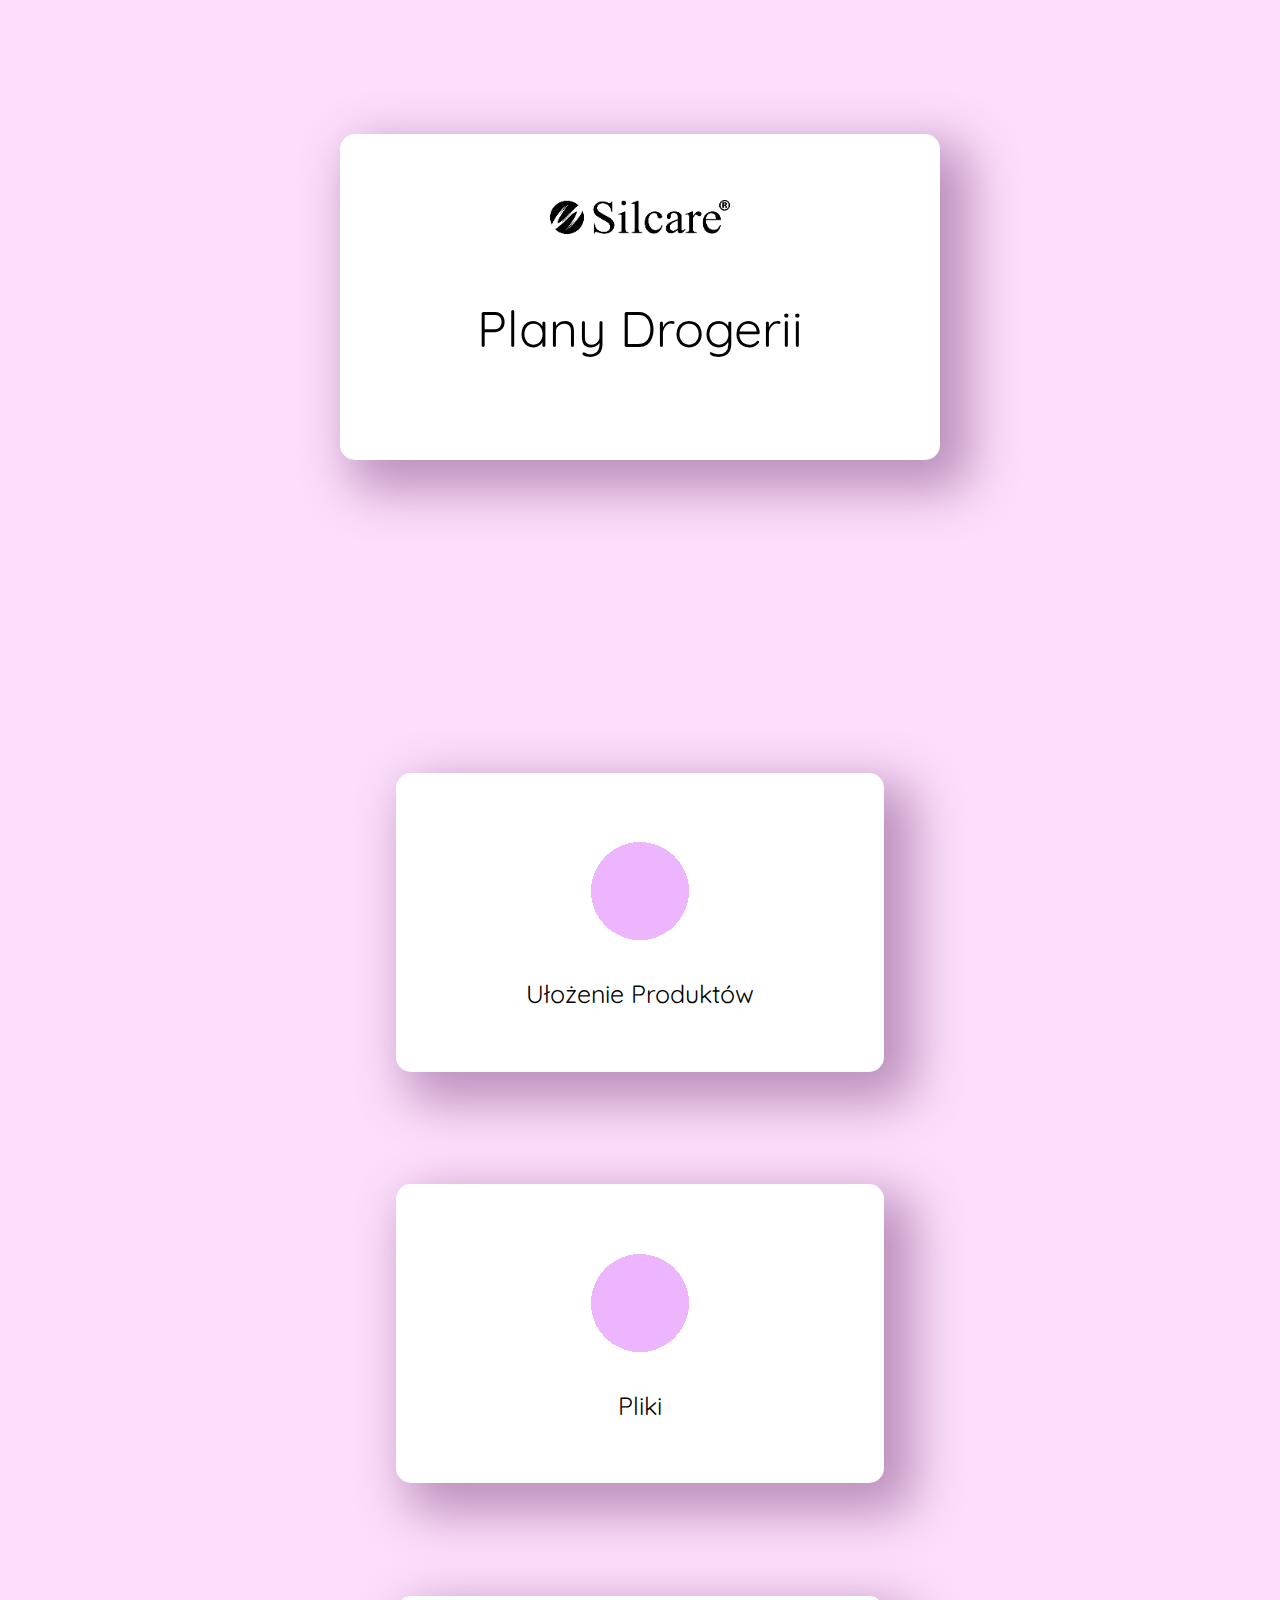
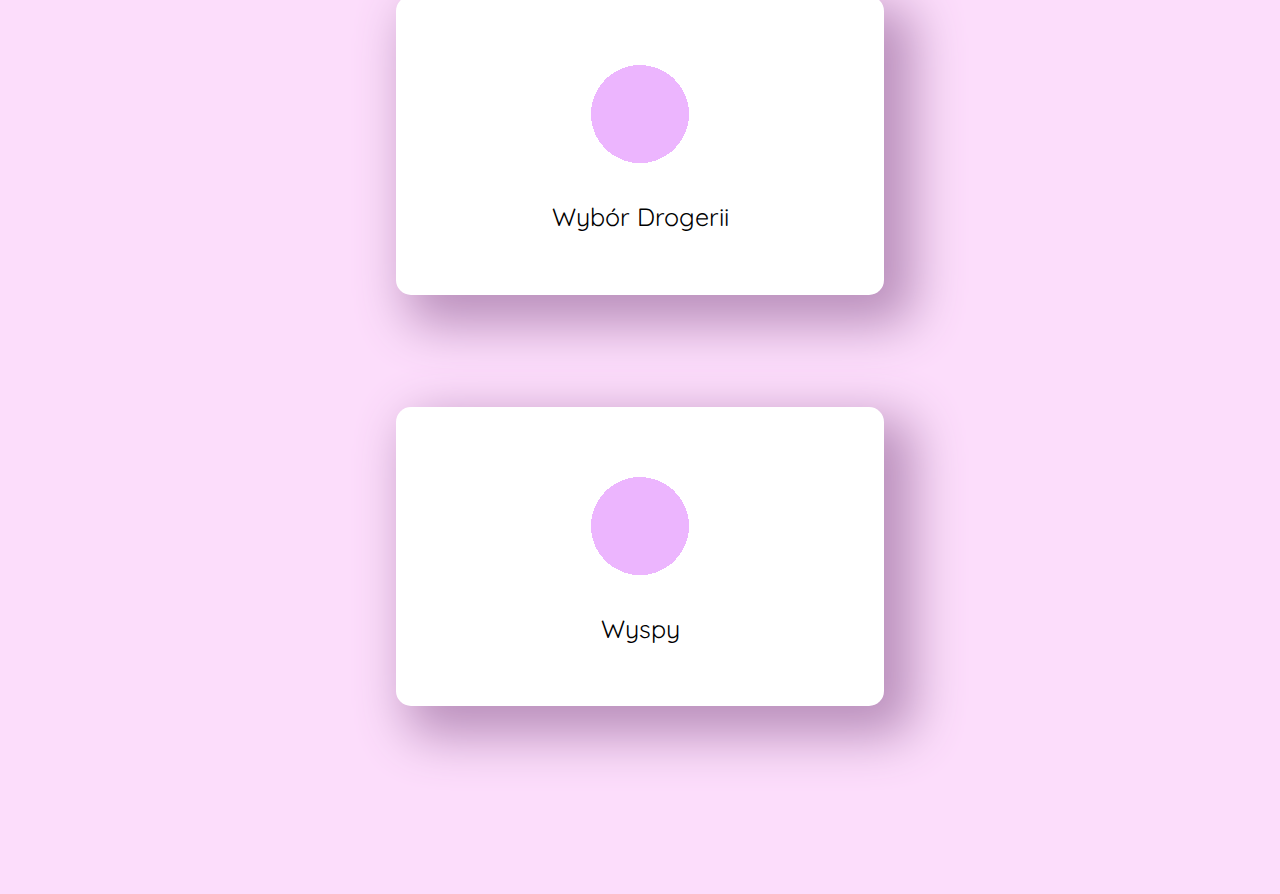
<file: index.html>
<!DOCTYPE html>
<html>
    <!-- HTML properties -->
    <head>
        <!-- Basic properties -->
        <title>Plany Drogerii - Silcare</title>
        <meta charset="utf-8">
        <meta name="author" content="TPE Studio">
        <meta name="description" content="Strona Internetowa pokazująca plany różnych drogerii Silcare.">
        <!-- OG properties -->
        <meta name="og:image" content="resources/og_image.png">
        <meta name="og:description" content="Strona Internetowa pokazująca plany różnych drogerii Silcare.">
        <meta name="og:title" content="Plany Drogerii - Silcare">
        <!-- Icons -->
        <link rel="shortcut icon" href="resources/icon.png" type="image/x-icon">
        <link rel="apple-touch-icon-precomposed" sizes="144x144" href="resources/apple_144.png">
        <link rel="apple-touch-icon-precomposed" sizes="114x114" href="resources/apple_114.png">
        <link rel="apple-touch-icon-precomposed" sizes="72x72" href="resources/apple_72.png">
        <link rel="apple-touch-icon-precomposed" href="resources/mobile.png">
        <!-- Stylesheet -->
        <link rel="stylesheet" href="stylesheets/main.css">
        <link rel="stylesheet" href="stylesheets/links/index.html.css">
        <!-- Other properties -->
        <html lang="pl-PL">
    </head>
    <!-- HTML body -->
    <body>
        <!-- Main contener div -->
        <div class="index_box">
            <!-- Title div -->
            <div class="index_title">
                <img src="resources/index.html/silcare.png"><p>
                Plany Drogerii
            </div>
            <!-- Menu box div -->
            <div class="index_menubox">
                <!-- Ulożenie produktów -->
                <div class="index_menulink">
                    <a href="ulozenie_produktow.html"><p><img src="resources/index.html/link_icon.png"></p><p>Ułożenie Produktów</p></a>
                </div>
                <!-- Menedżer Plików -->
                <div class="index_menulink"> 
                    <a href="https://github.com/lemanczyk-drogerie/lemanczyk-drogerie.github.io/tree/main/files"><p><img src="resources/index.html/link_icon.png"></p><p>Pliki</p></a>
                </div>
                <!-- Menedżer Plików -->
                <div class="index_menulink"> 
                    <a href="drogerie.html"><p><img src="resources/index.html/link_icon.png"></p><p>Wybór Drogerii</p></a>
                </div><!-- Menedżer Plików -->
                <div class="index_menulink"> 
                    <a href="wyspy.html"><p><img src="resources/index.html/link_icon.png"></p><p>Wyspy</p></a>
                </div>
            </div>
        </div>
    </body>
</html>
</file>
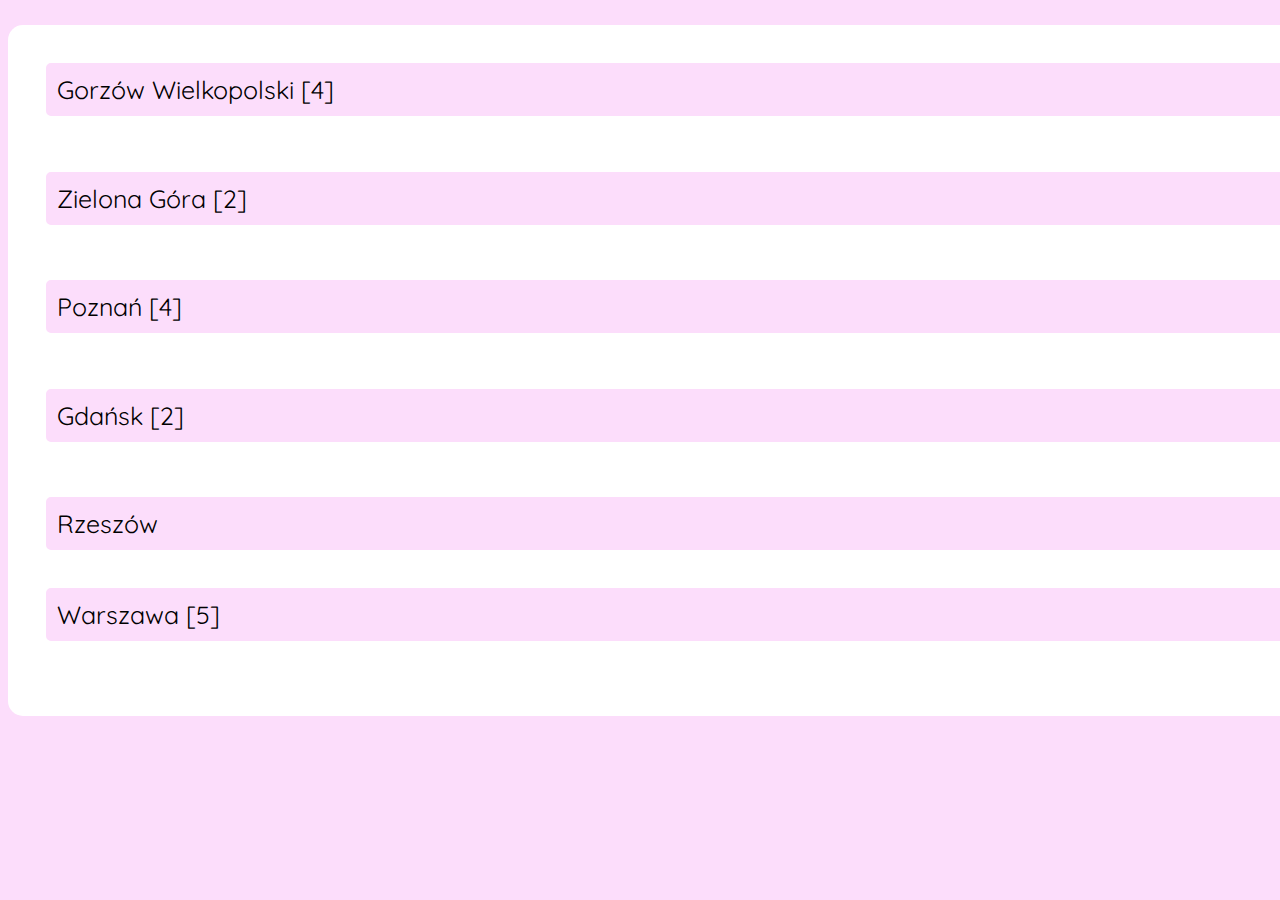
<file: drogerie.html>
<!DOCTYPE html>
<html>
    <!-- HTML properties -->
    <head>
        <!-- Basic properties -->
        <title>Plany Drogerii - Silcare</title>
        <meta charset="utf-8">
        <meta name="author" content="TPE Studio">
        <meta name="description" content="Strona Internetowa pokazująca plany różnych drogerii Silcare.">
        <!-- OG properties -->
        <meta name="og:image" content="resources/og_image.png">
        <meta name="og:description" content="Strona Internetowa pokazująca plany różnych drogerii Silcare.">
        <meta name="og:title" content="Plany Drogerii - Silcare">
        <!-- Icons -->
        <link rel="shortcut icon" href="resources/icon.png" type="image/x-icon">
        <link rel="apple-touch-icon-precomposed" sizes="144x144" href="resources/apple_144.png">
        <link rel="apple-touch-icon-precomposed" sizes="114x114" href="resources/apple_114.png">
        <link rel="apple-touch-icon-precomposed" sizes="72x72" href="resources/apple_72.png">
        <link rel="apple-touch-icon-precomposed" href="resources/mobile.png">
        <!-- Stylesheet -->
        <link rel="stylesheet" href="stylesheets/main.css">
        <link rel="stylesheet" href="stylesheets/links/index.html.css">
        <!-- Other properties -->
        <html lang="pl-PL">
    </head>
    <!-- HTML body -->
    <body>
        <!-- Main contener div -->
        <div class="list_container">
            <a href="gorzow_wlkp_4.html"><div class="list_heading_2">Gorzów Wielkopolski [4]</div></a><br>
            <a href="zielona_gora_2.html"><div class="list_heading_2">Zielona Góra [2]</div></a><br>
            <a href="poznan_4.html"><div class="list_heading_2">Poznań [4]</div></a><br>
            <a href="gdansk_2.html"><div class="list_heading_2">Gdańsk [2]</div></a><br>
            <a href="rzeszow.html"><div class="list_heading_2">Rzeszów</div></a>
            <a href="warszawa_5.html"><div class="list_heading_2">Warszawa [5]</div></a>
        </div>
    </body>
</html>
</file>
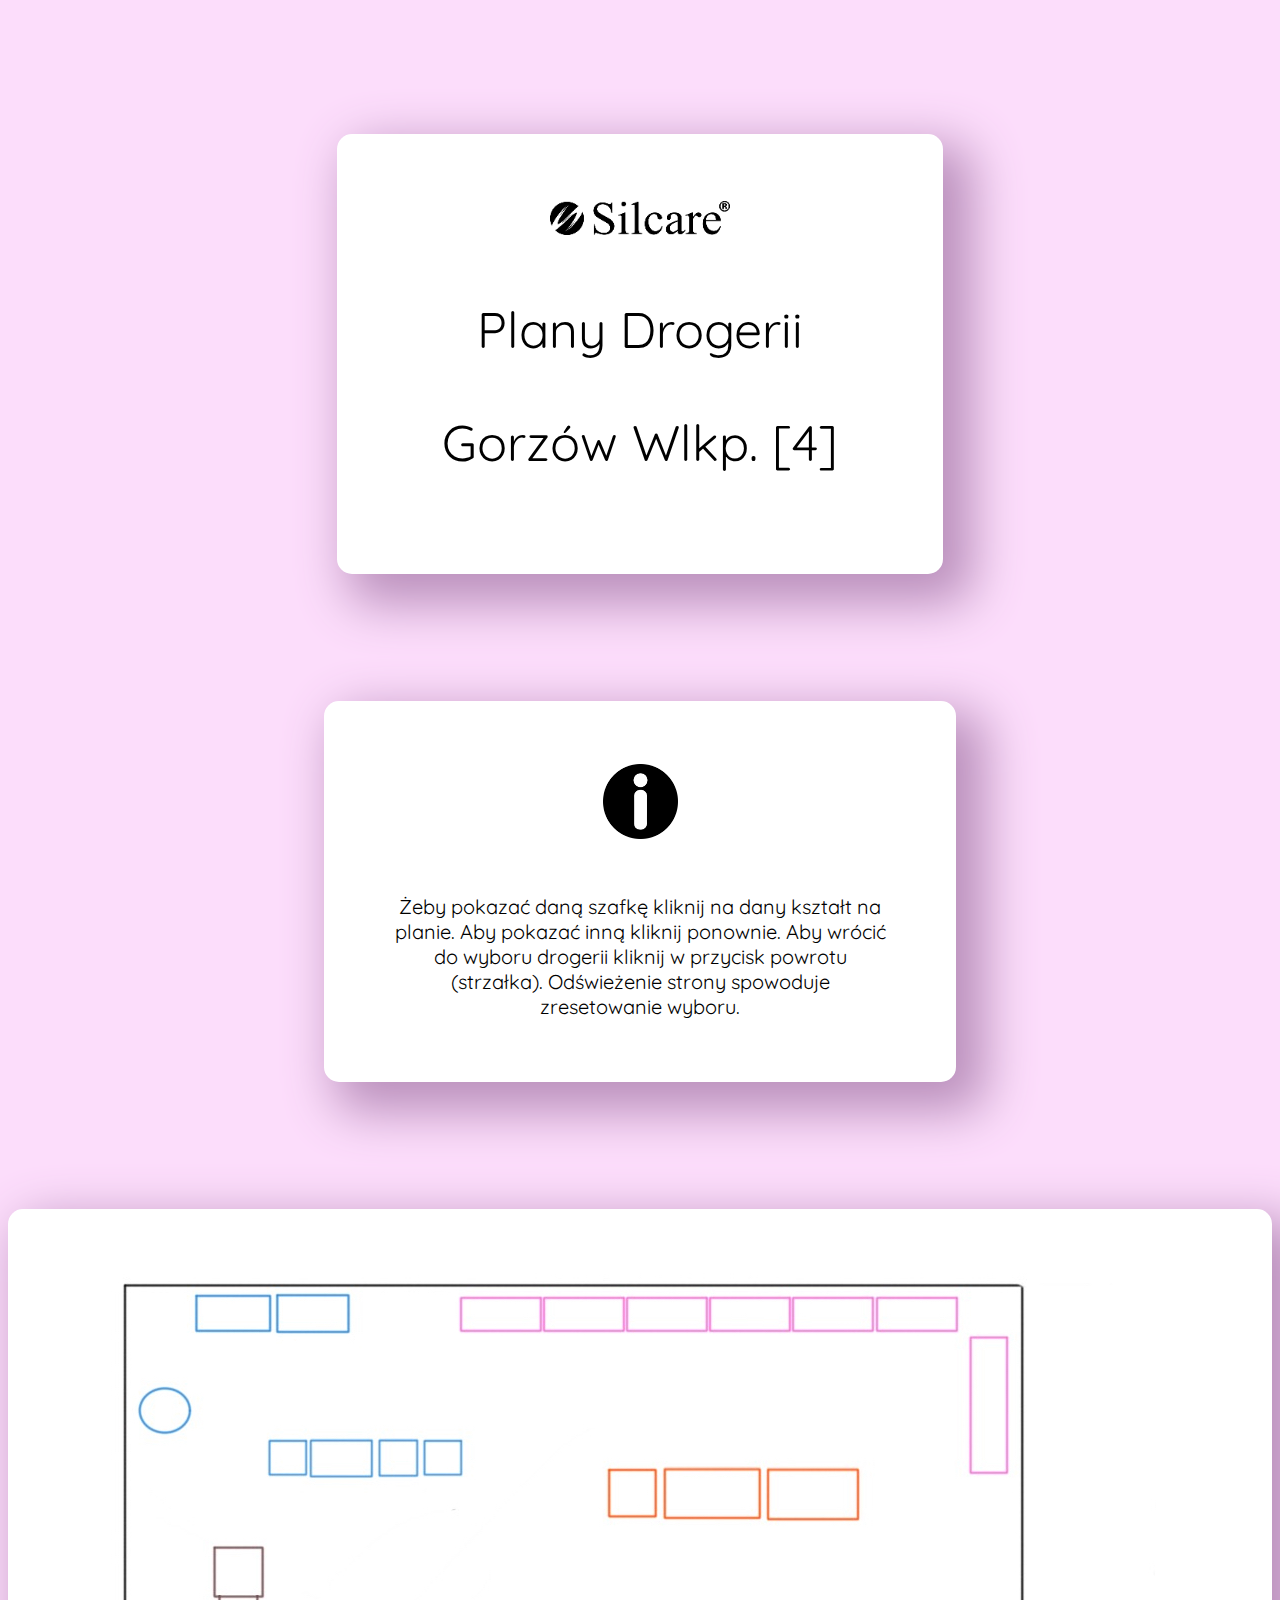
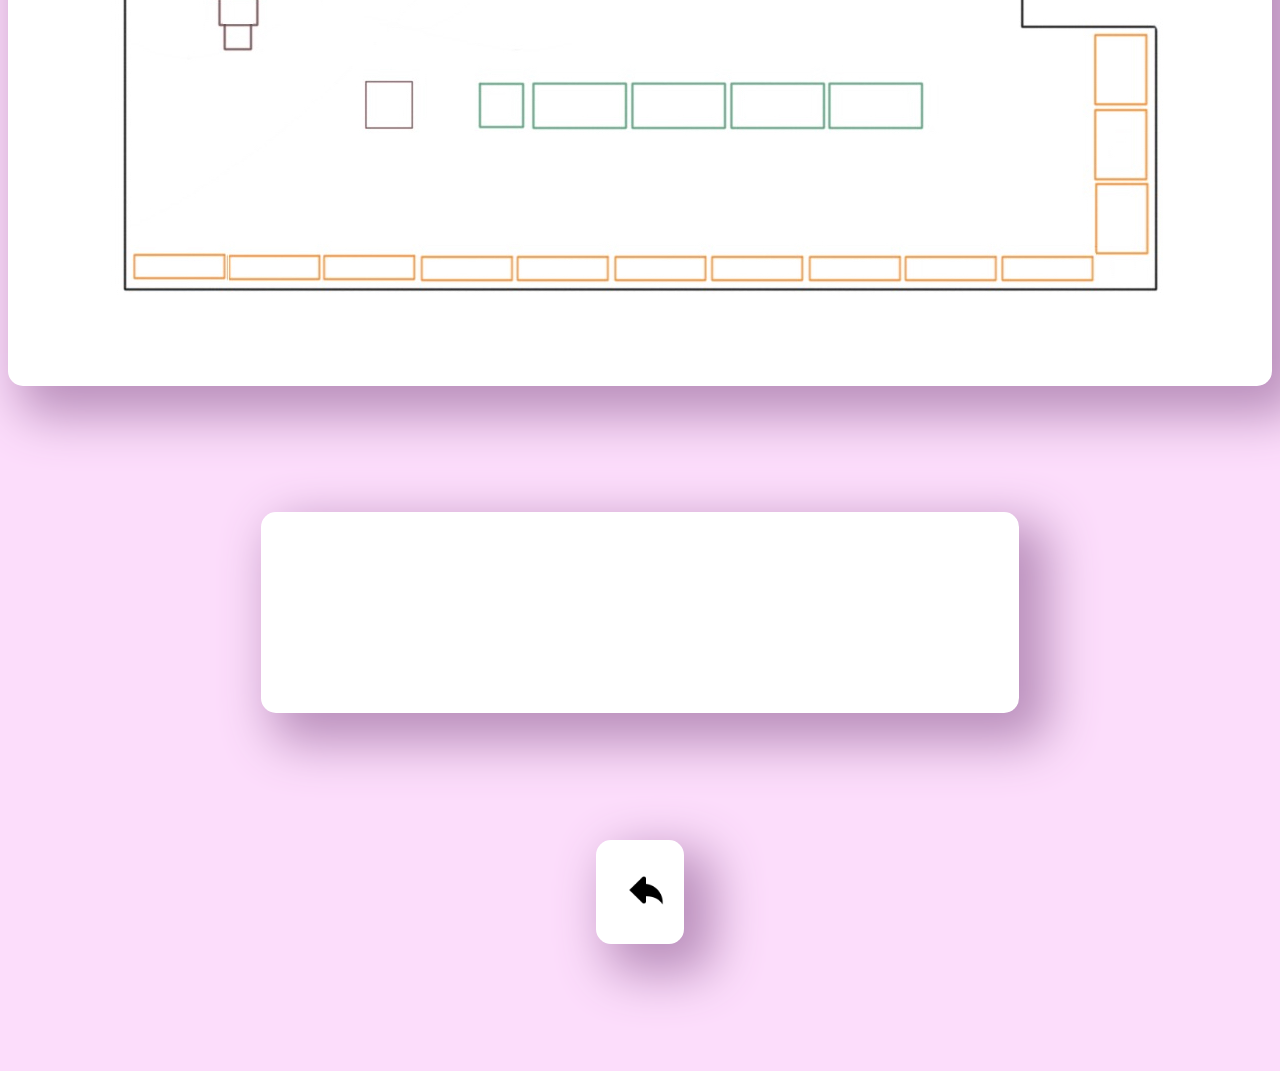
<file: gorzow_wlkp_4.html>
<!DOCTYPE html>
<html>
    <!-- HTML properties -->
    <head>
        <!-- Basic properties -->
        <title>Plany Drogerii - Silcare - Gorzów Wlkp. [4]</title>
        <meta charset="utf-8">
        <meta name="author" content="TPE Studio">
        <meta name="description" content="Strona Internetowa pokazująca plany różnych drogerii Silcare.">
        <!-- OG properties -->
        <meta name="og:image" content="resources/og_image.png">
        <meta name="og:description" content="Strona Internetowa pokazująca plany różnych drogerii Silcare.">
        <meta name="og:title" content="Plany Drogerii - Silcare - Gorzów Wlkp. [4]">
        <!-- Icons -->
        <link rel="shortcut icon" href="resources/icon.png">
        <link rel="apple-touch-icon-precomposed" sizes="144x144" href="resources/apple_144.png">
        <link rel="apple-touch-icon-precomposed" sizes="114x114" href="resources/apple_114.png">
        <link rel="apple-touch-icon-precomposed" sizes="72x72" href="resources/apple_72.png">
        <link rel="apple-touch-icon-precomposed" href="resources/mobile.png">
        <!-- Stylesheet -->
        <link rel="stylesheet" href="stylesheets/main.css">
        <!-- Other properties -->
        <html lang="pl-PL">
        <meta name="viewport" content="width=device-width, initial-scale=1, shrink-to-fit=no">
    </head>
    <!-- HTML body -->
    <body>
        <!-- Main contener div -->
        <div class="drogerie_box">
            <!-- Title div -->
            <div class="index_title">
                <img src="resources/index.html/silcare.png"><p>
                Plany Drogerii<p>
                Gorzów Wlkp. [4]
            </div>
            <!-- Help div -->
            <div class="drogerie_help">
                <img src="resources/drogerie/info.png" width=75px height=75px><br><br><br>
                Żeby pokazać daną szafkę kliknij na dany kształt na planie. Aby pokazać inną kliknij ponownie. Aby wrócić do wyboru drogerii kliknij w przycisk powrotu (strzałka). Odświeżenie strony spowoduje zresetowanie wyboru.
            </div>
            <!-- Map box div -->
            <div class="drogerie_map">
                <img usemap="#main_map" src="resources/gorzow_wlkp_4.html/main.jpg"><p>
                <map name="main_map">
                    <area shape="rect" coords="90,25,162,59" href="javascript:show1();" alt="s" />
                    <area shape="rect" coords="169,24,239,60" href="javascript:show2();" alt="s" />
                    <area shape="rect" coords="352,26,433,59" href="javascript:show3();" alt="s" />
                    <area shape="rect" coords="436,26,516,60" href="javascript:show4();" alt="s" />
                    <area shape="rect" coords="520,25,599,59" href="javascript:show5();" alt="s" />
                    <area shape="rect" coords="602,27,681,58" href="javascript:show6();" alt="s" />
                    <area shape="rect" coords="685,27,766,59" href="javascript:show7();" alt="s" />
                    <area shape="rect" coords="768,26,849,59" href="javascript:show8();" alt="s" />
                    <area shape="rect" coords="863,66,898,199" href="javascript:show9();" alt="s" />
                    <area shape="circle" coords="56,138,23" href="javascript:show10();" alt="s" />
                    <area shape="rect" coords="162,169,198,204" href="javascript:show11();" alt="s" />
                    <area shape="rect" coords="203,170,264,205" href="javascript:show12();" alt="s" />
                    <area shape="rect" coords="272,168,308,204" href="javascript:show13();" alt="s" />
                    <area shape="rect" coords="317,170,352,202" href="javascript:show14();" alt="s" />
                    <area shape="rect" coords="501,198,547,244" href="javascript:show15();" alt="s" />
                    <area shape="rect" coords="557,198,652,245" href="javascript:show16();" alt="s" />
                    <area shape="rect" coords="660,198,749,248" href="javascript:show17();" alt="s" />
                    <area shape="rect" coords="107,275,162,379" href="javascript:show18();" alt="s" />
                    <area shape="rect" coords="258,410,304,456" href="javascript:show19();" alt="s" />
                    <area shape="rect" coords="372,412,414,455" href="javascript:show20();" alt="s" />
                    <area shape="rect" coords="425,412,518,456" href="javascript:show21();" alt="s" />
                    <area shape="rect" coords="525,411,617,457" href="javascript:show22();" alt="s" />
                    <area shape="rect" coords="624,411,716,457" href="javascript:show23();" alt="s" />
                    <area shape="rect" coords="723,411,814,456" href="javascript:show24();" alt="s" />
                    <area shape="rect" coords="987,363,1037,432" href="javascript:show25();" alt="s" />
                    <area shape="rect" coords="989,438,1038,507" href="javascript:show26();" alt="s" />
                    <area shape="rect" coords="989,513,1037,581" href="javascript:show27();" alt="s" />
                    <area shape="rect" coords="27,583,116,606" href="javascript:show28();" alt="s" />
                    <area shape="rect" coords="122,584,210,607" href="javascript:show29();" alt="s" />
                    <area shape="rect" coords="218,584,306,606" href="javascript:show30();" alt="s" />
                    <area shape="rect" coords="315,585,404,607" href="javascript:show31();" alt="s" />
                    <area shape="rect" coords="411,585,500,608" href="javascript:show32();" alt="s" />
                    <area shape="rect" coords="508,585,597,608" href="javascript:show33();" alt="s" />
                    <area shape="rect" coords="605,585,694,608" href="javascript:show34();" alt="s" />
                    <area shape="rect" coords="703,585,792,609" href="javascript:show35();" alt="s" />
                    <area shape="rect" coords="798,584,888,608" href="javascript:show36();" alt="s" />
                    <area shape="rect" coords="896,586,985,607" href="javascript:show37();" alt="s" />
                </map>
            </div>
            <div class="drogerie_szafka">
                <div class="drogerie_image" id="script_image">
                    &nbsp;
                </div>
                <div class="drogerie_text" id="script_text">
                    &nbsp;
                </div>
            </div>
            <div class="drogerie_back">
                <a href="index.html">
                    <img src="resources/drogerie/back.png" width=50px height=50px>
                </a>
            </div>
        </div>
    </body>
    <script>
        let show1 = () => {
            let what1 = document.getElementById('script_image');
            what1.innerHTML = '<img src="resources/gorzow_wlkp_4.html/pictures/1.jpg" width=100% height=50%>';
            let what2 = document.getElementById('script_text');
            what2.innerHTML = 'LCD';
        }
        let show2 = () => {
            let what1 = document.getElementById('script_image');
            what1.innerHTML = '<img src="resources/gorzow_wlkp_4.html/pictures/2.jpg" width=100% height=50%>';
            let what2 = document.getElementById('script_text');
            what2.innerHTML = 'Aquayo';
        }
        let show3 = () => {
            let what1 = document.getElementById('script_image');
            what1.innerHTML = '<img src="resources/gorzow_wlkp_4.html/pictures/3.jpg" width=100% height=50%>';
            let what2 = document.getElementById('script_text');
            what2.innerHTML = 'Hybrydy - Flexy';
        }
        let show4 = () => {
            let what1 = document.getElementById('script_image');
            what1.innerHTML = '<img src="resources/gorzow_wlkp_4.html/pictures/4.jpg" width=100% height=50%>';
            let what2 = document.getElementById('script_text');
            what2.innerHTML = 'Hybrydy - Flexy / Color It Premium';
        }
        let show5 = () => {
            let what1 = document.getElementById('script_image');
            what1.innerHTML = '<img src="resources/gorzow_wlkp_4.html/pictures/5.jpg" width=100% height=50%>';
            let what2 = document.getElementById('script_text');
            what2.innerHTML = 'Hybrydy - Color It Premium';
        }
        let show6 = () => {
            let what1 = document.getElementById('script_image');
            what1.innerHTML = '<img src="resources/gorzow_wlkp_4.html/pictures/6.jpg" width=100% height=50%>';
            let what2 = document.getElementById('script_text');
            what2.innerHTML = 'Preparaty: <p> - topy <p> - bazy <p> - mixy';
        }
        let show7 = () => {
            let what1 = document.getElementById('script_image');
            what1.innerHTML = '<img src="resources/gorzow_wlkp_4.html/pictures/7.jpg" width=100% height=50%>';
            let what2 = document.getElementById('script_text');
            what2.innerHTML = 'Żele UV';
        }
        let show8 = () => {
            let what1 = document.getElementById('script_image');
            what1.innerHTML = '<img src="resources/gorzow_wlkp_4.html/pictures/8.jpg" width=100% height=50%>';
            let what2 = document.getElementById('script_text');
            what2.innerHTML = 'Akcesoria: <p> - frezy <p> - nakładki <p> - akryle <p> - liquidy';
        }
        let show9 = () => {
            let what1 = document.getElementById('script_image');
            what1.innerHTML = '<img src="resources/gorzow_wlkp_4.html/pictures/9.jpg" width=100% height=50%>';
            let what2 = document.getElementById('script_text');
            what2.innerHTML = 'Urządzenia: <p> - lampy <p> - frezarki <p> - podgrzewacze <p> - parafiniarki';
        }
        let show10 = () => {
            let what1 = document.getElementById('script_image');
            what1.innerHTML = '<img src="resources/gorzow_wlkp_4.html/pictures/10.jpg" width=100% height=50%>';
            let what2 = document.getElementById('script_text');
            what2.innerHTML = 'Beczka na Nowości';
        }
        let show11 = () => {
            let what1 = document.getElementById('script_image');
            what1.innerHTML = '<img src="resources/gorzow_wlkp_4.html/pictures/11.jpg" width=100% height=50%>';
            let what2 = document.getElementById('script_text');
            what2.innerHTML = 'Szafka Nowości - So Rose! So Gold!';
        }
        let show12 = () => {
            let what1 = document.getElementById('script_image');
            what1.innerHTML = '<img src="resources/gorzow_wlkp_4.html/pictures/12.jpg" width=100% height=50%>';
            let what2 = document.getElementById('script_text');
            what2.innerHTML = 'Lada';
        }
        let show13 = () => {
            let what1 = document.getElementById('script_image');
            what1.innerHTML = '<img src="resources/gorzow_wlkp_4.html/pictures/13.jpg" width=100% height=50%>';
            let what2 = document.getElementById('script_text');
            what2.innerHTML = 'Słup';
        }
        let show14 = () => {
            let what1 = document.getElementById('script_image');
            what1.innerHTML = '<img src="resources/gorzow_wlkp_4.html/pictures/14.jpg" width=100% height=50%>';
            let what2 = document.getElementById('script_text');
            what2.innerHTML = 'Szafka - Pilniki i Bloki';
        }
        let show15 = () => {
            let what1 = document.getElementById('script_image');
            what1.innerHTML = '<img src="resources/gorzow_wlkp_4.html/pictures/15.jpg" width=100% height=50%>';
            let what2 = document.getElementById('script_text');
            what2.innerHTML = 'Szafka Nowości - Zestawy Flexy';
        }
        let show16 = () => {
            let what1 = document.getElementById('script_image');
            what1.innerHTML = '<img src="resources/gorzow_wlkp_4.html/pictures/16.jpg" width=100% height=50%><p><img src="resources/gorzow_wlkp_4.html/pictures/16_2.jpg" width=100% height=50%>';
            let what2 = document.getElementById('script_text');
            what2.innerHTML = '<b>1. Narzędzia</b><p> - cążki <p> - gilotyny <p> - radełka <p> - pęsety <p> <b>2. Pędzelki</b><p>';
        }
        let show17 = () => {
            let what1 = document.getElementById('script_image');
            what1.innerHTML = '<img src="resources/gorzow_wlkp_4.html/pictures/17.jpg" width=100% height=50%><p><img src="resources/gorzow_wlkp_4.html/pictures/17_2.jpg" width=100% height=50%>';
            let what2 = document.getElementById('script_text');
            what2.innerHTML = '<b>1. Narzędzia | Akcesoria</b><p> - patyczki <p> - miski <p> - pisaki <p> - polerki <p> <b>2. Akcesoria - Tipsy</b><p>';
        }
        let show18 = () => {
            let what1 = document.getElementById('script_image');
            what1.innerHTML = '<img src="resources/gorzow_wlkp_4.html/pictures/18.jpg" width=100% height=50%>';
            let what2 = document.getElementById('script_text');
            what2.innerHTML = 'Stoliczki na Nowości';
        }
        let show19 = () => {
            let what1 = document.getElementById('script_image');
            what1.innerHTML = '<img src="resources/gorzow_wlkp_4.html/pictures/19.jpg" width=100% height=50%>';
            let what2 = document.getElementById('script_text');
            what2.innerHTML = 'Szafka Nowości - Linia Sensual + Tricho';
        }
        let show20 = () => {
            let what1 = document.getElementById('script_image');
            what1.innerHTML = '<img src="resources/gorzow_wlkp_4.html/pictures/20.jpg" width=100% height=50%>';
            let what2 = document.getElementById('script_text');
            what2.innerHTML = 'PAESE';
        }
        let show21 = () => {
            let what1 = document.getElementById('script_image');
            what1.innerHTML = '<img src="resources/gorzow_wlkp_4.html/pictures/21.jpg" width=100% height=50%><p><img src="resources/gorzow_wlkp_4.html/pictures/21_2.jpg" width=100% height=50%>';
            let what2 = document.getElementById('script_text');
            what2.innerHTML = '<b>1. Akcesoria - Stopy</b><p>- klapki<p>- separatory<p>- torki<p><b>2. Płyny</b>- Base ONE';
        }
        let show22 = () => {
            let what1 = document.getElementById('script_image');
            what1.innerHTML = '<img src="resources/gorzow_wlkp_4.html/pictures/22.jpg" width=100% height=50%><p><img src="resources/gorzow_wlkp_4.html/pictures/22_2.jpg" width=100% height=50%>';
            let what2 = document.getElementById('script_text');
            what2.innerHTML = '<b>1. Dezynfekcja</b><p>- opakowania<p>- maski<p>- przyłbice<p>- rękawiczki<p><b>2. Płyny</b>- Nailo, Garden';
        }
        let show23 = () => {
            let what1 = document.getElementById('script_image');
            what1.innerHTML = '<img src="resources/gorzow_wlkp_4.html/pictures/23.jpg" width=100% height=50%><p><img src="resources/gorzow_wlkp_4.html/pictures/23_2.jpg" width=100% height=50%>';
            let what2 = document.getElementById('script_text');
            what2.innerHTML = '<b>1. Dezynfekcja</b><p>- zestawy<p>- rękawiczki<p><b>2. Płyny</b>- Nailo, Garden, Soal Off';
        }
        let show24 = () => {
            let what1 = document.getElementById('script_image');
            what1.innerHTML = '<img src="resources/gorzow_wlkp_4.html/pictures/24.jpg" width=100% height=50%><p><img src="resources/gorzow_wlkp_4.html/pictures/24_2.jpg" width=100% height=50%>';
            let what2 = document.getElementById('script_text');
            what2.innerHTML = '<b>1. Dezynfekcja</b><p>- hydrosept<p>- izosol<p>- dezactive<p>- skin pro sept<p>- silk septo<p><b>2. Płyny</b>- Nailo, MIX';
        }
        let show25 = () => {
            let what1 = document.getElementById('script_image');
            what1.innerHTML = '<img src="resources/gorzow_wlkp_4.html/pictures/25.jpg" width=100% height=50%>';
            let what2 = document.getElementById('script_text');
            what2.innerHTML = 'Paznokcie - Oliwki';
        }
        let show26 = () => {
            let what1 = document.getElementById('script_image');
            what1.innerHTML = '<img src="resources/gorzow_wlkp_4.html/pictures/26.jpg" width=100% height=50%>';
            let what2 = document.getElementById('script_text');
            what2.innerHTML = 'Paznokcie - Lakiery, Odżywki';
        }
        let show27 = () => {
            let what1 = document.getElementById('script_image');
            what1.innerHTML = '<img src="resources/gorzow_wlkp_4.html/pictures/27.jpg" width=100% height=50%>';
            let what2 = document.getElementById('script_text');
            what2.innerHTML = '<b>Akcesoria</b><p>- celety<p>- serwety<p>- poduszki<p>- formy<p>- torby';
        }
        let show28 = () => {
            let what1 = document.getElementById('script_image');
            what1.innerHTML = '<img src="resources/gorzow_wlkp_4.html/pictures/28.jpg" width=100% height=50%>';
            let what2 = document.getElementById('script_text');
            what2.innerHTML = '<b>Ciało</b><p>- sole do kąpieli<p>- żele pod prysznic';
        }
        let show29 = () => {
            let what1 = document.getElementById('script_image');
            what1.innerHTML = '<img src="resources/gorzow_wlkp_4.html/pictures/29.jpg" width=100% height=50%>';
            let what2 = document.getElementById('script_text');
            what2.innerHTML = '<b>Ciało</b><p>- peelingi<p>- pianki do mycia';
        }
        let show30 = () => {
            let what1 = document.getElementById('script_image');
            what1.innerHTML = '<img src="resources/gorzow_wlkp_4.html/pictures/30.jpg" width=100% height=50%>';
            let what2 = document.getElementById('script_text');
            what2.innerHTML = '<b>Ciało</b><p>- sole + błoto<p>- olejki<p>- balsamy';
        }
        let show31 = () => {
            let what1 = document.getElementById('script_image');
            what1.innerHTML = '<img src="resources/gorzow_wlkp_4.html/pictures/31.jpg" width=100% height=50%>';
            let what2 = document.getElementById('script_text');
            what2.innerHTML = '<b>Stopy</b><p>- sole<p>- peelingi<p>- kremy';
        }
        let show32 = () => {
            let what1 = document.getElementById('script_image');
            what1.innerHTML = '<img src="resources/gorzow_wlkp_4.html/pictures/32.jpg" width=100% height=50%>';
            let what2 = document.getElementById('script_text');
            what2.innerHTML = '<b>Stopy</b><p>- maski<p>- peelingi<p>- kremy';
        }
        let show33 = () => {
            let what1 = document.getElementById('script_image');
            what1.innerHTML = '<img src="resources/gorzow_wlkp_4.html/pictures/33.jpg" width=100% height=50%>';
            let what2 = document.getElementById('script_text');
            what2.innerHTML = '<b>Dłonie</b><p>- maski<p>- peelingi<p>- kremy';
        }
        let show34 = () => {
            let what1 = document.getElementById('script_image');
            what1.innerHTML = '<img src="resources/gorzow_wlkp_4.html/pictures/34.jpg" width=100% height=50%>';
            let what2 = document.getElementById('script_text');
            what2.innerHTML = '<b>Dłonie / Dezynfekcja</b><p>- maski<p>- mydło<p>- kremy';
        }
        let show35 = () => {
            let what1 = document.getElementById('script_image');
            what1.innerHTML = '<img src="resources/gorzow_wlkp_4.html/pictures/35.jpg" width=100% height=50%>';
            let what2 = document.getElementById('script_text');
            what2.innerHTML = '<b>Dezynfekcja</b><p>- mydło<p>- żele';
        }
        let show36 = () => {
            let what1 = document.getElementById('script_image');
            what1.innerHTML = '<img src="resources/gorzow_wlkp_4.html/pictures/36.jpg" width=100% height=50%>';
            let what2 = document.getElementById('script_text');
            what2.innerHTML = '<b>Włosy</b><p>- serum<p>- preparaty<p>- szampony<p>- odżywki<p>- maski';
        }
        let show37 = () => {
            let what1 = document.getElementById('script_image');
            what1.innerHTML = '<img src="resources/gorzow_wlkp_4.html/pictures/37.jpg" width=100% height=50%>';
            let what2 = document.getElementById('script_text');
            what2.innerHTML = '<b>Twarz</b><p>- maski<p>- płyny<p>- mleczka<p>- peelingi<p>- olejki do ust<p>- rzęsy';
        }
    </script>
</html>
</file>
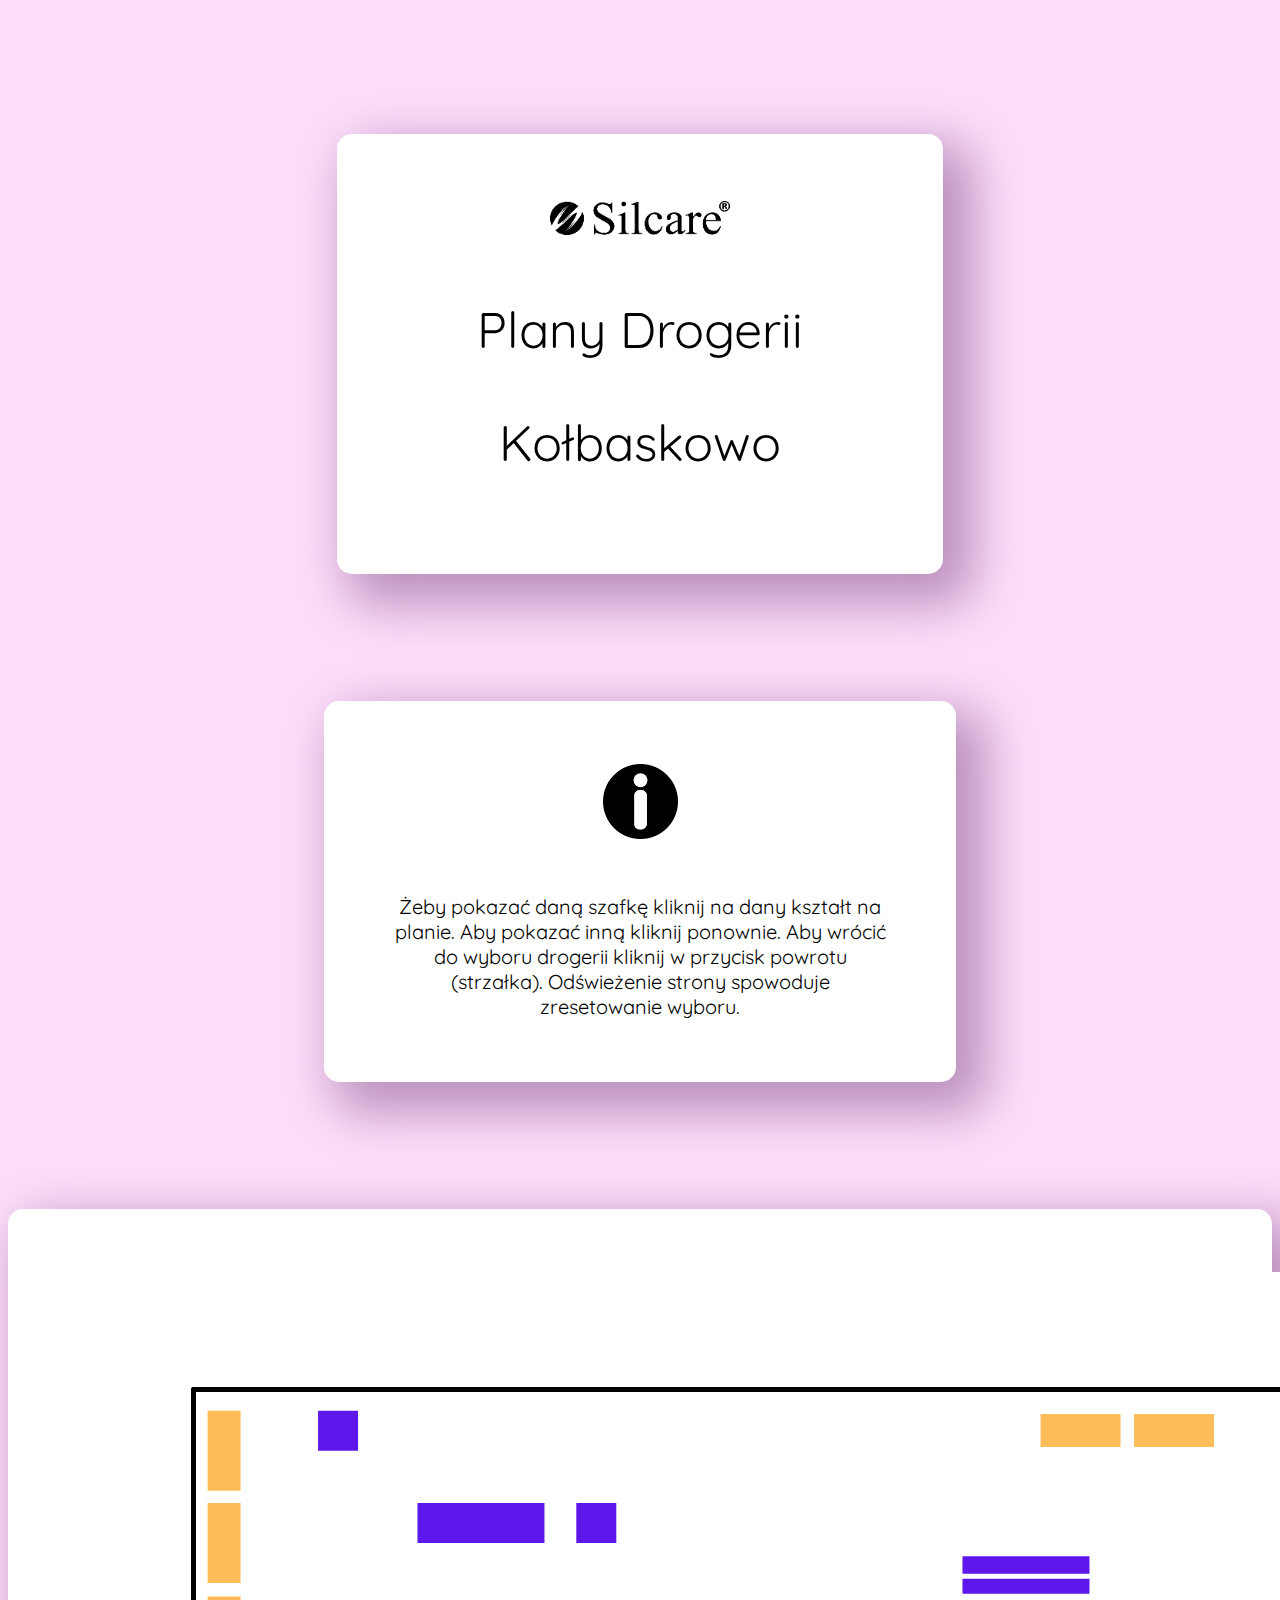
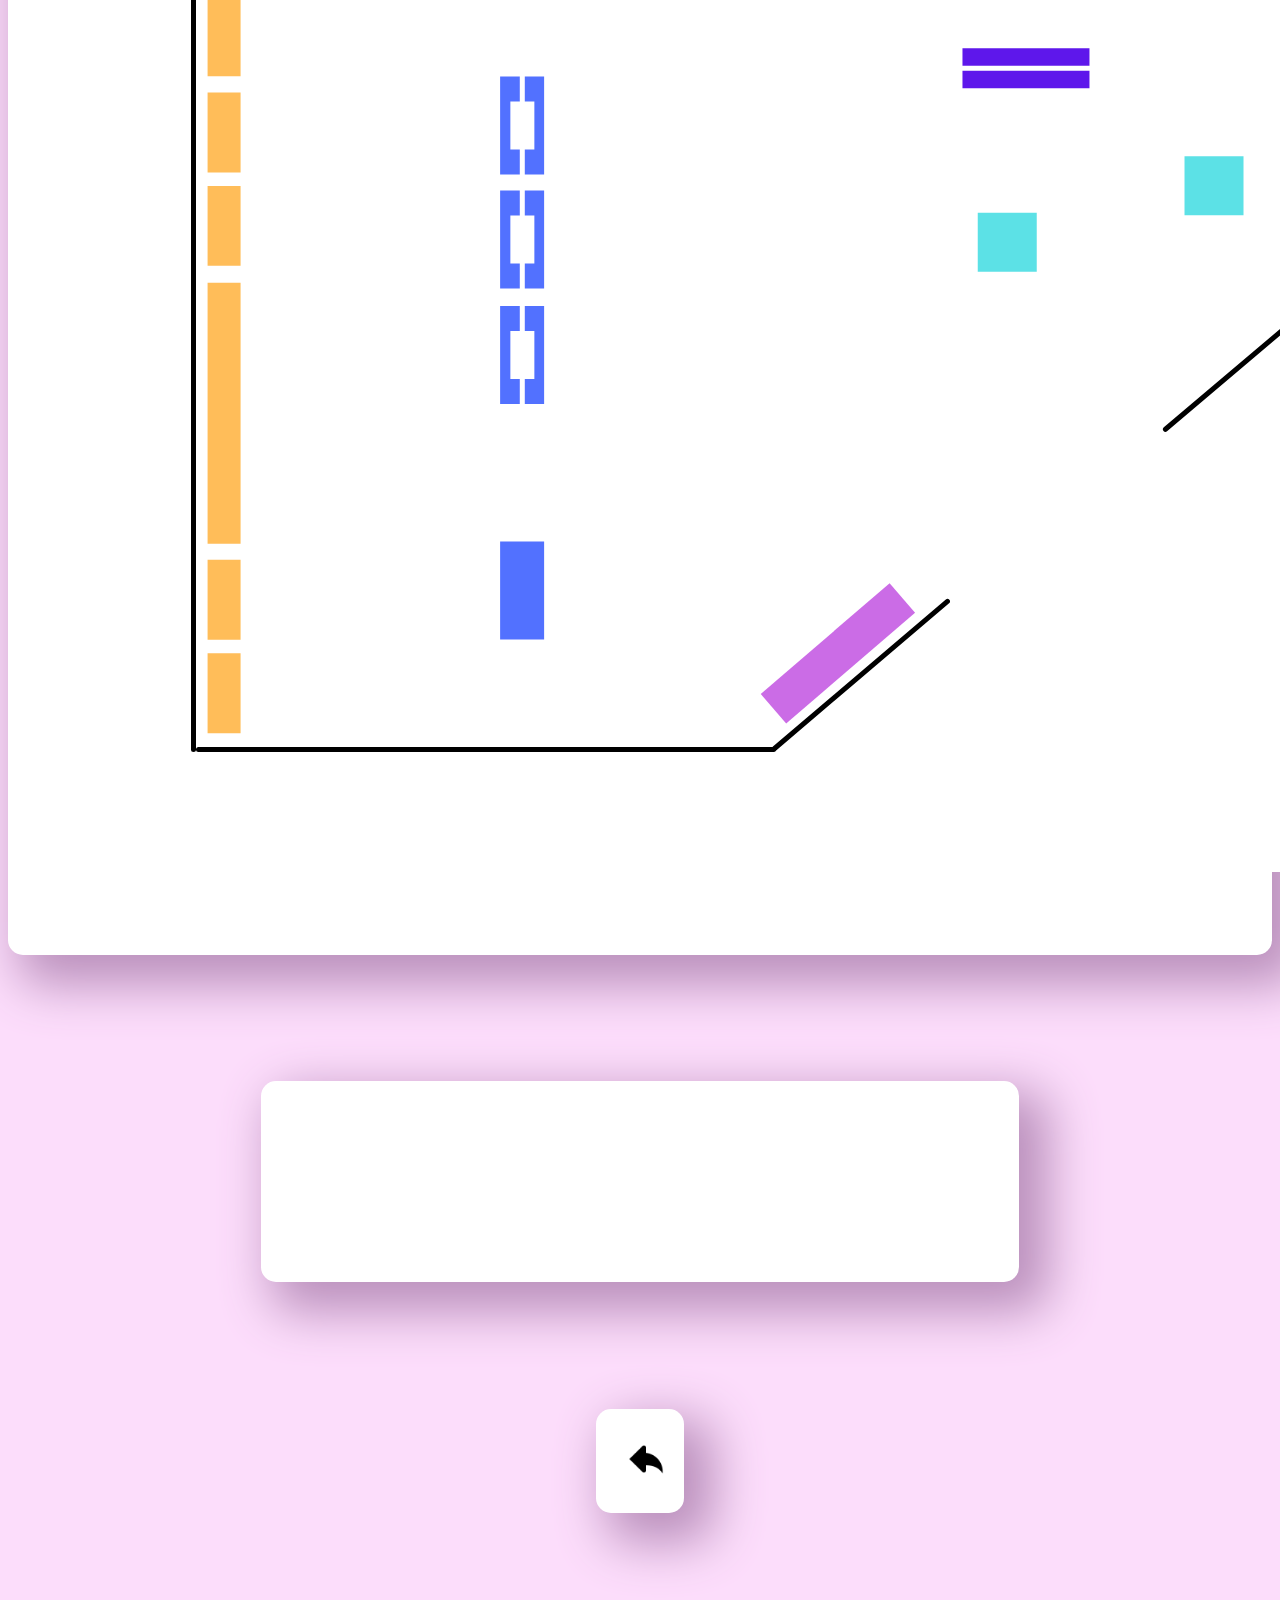
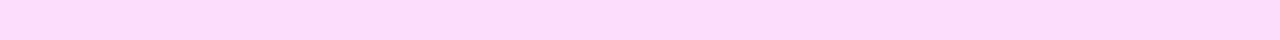
<file: kolbaskowo_1.html>
<!DOCTYPE html>
<html>
    <!-- HTML properties -->
    <head>
        <!-- Basic properties -->
        <title>Plany Drogerii - Silcare - Warszawa [5]</title>
        <meta charset="utf-8">
        <meta name="author" content="TPE Studio">
        <meta name="description" content="Strona Internetowa pokazująca plany różnych drogerii Silcare.">
        <!-- OG properties -->
        <meta name="og:image" content="resources/og_image.png">
        <meta name="og:description" content="Strona Internetowa pokazująca plany różnych drogerii Silcare.">
        <meta name="og:title" content="Plany Drogerii - Silcare - Zielona Góra [2]">
        <!-- Icons -->
        <link rel="shortcut icon" href="resources/icon.png">
        <link rel="apple-touch-icon-precomposed" sizes="144x144" href="resources/apple_144.png">
        <link rel="apple-touch-icon-precomposed" sizes="114x114" href="resources/apple_114.png">
        <link rel="apple-touch-icon-precomposed" sizes="72x72" href="resources/apple_72.png">
        <link rel="apple-touch-icon-precomposed" href="resources/mobile.png">
        <!-- Stylesheet -->
        <link rel="stylesheet" href="stylesheets/main.css">
        <!-- Other properties -->
        <html lang="pl-PL">
        <meta name="viewport" content="width=device-width, initial-scale=1, shrink-to-fit=no">
    </head>
    <!-- HTML body -->
    <body>
        <!-- Main contener div -->
        <div class="drogerie_box">
            <!-- Title div -->
            <div class="index_title">
                <img src="resources/index.html/silcare.png"><p>
                Plany Drogerii<p>
                Kołbaskowo
            </div>
            <!-- Help div -->
            <div class="drogerie_help">
                <img src="resources/drogerie/info.png" width=75px height=75px><br><br><br>
                Żeby pokazać daną szafkę kliknij na dany kształt na planie. Aby pokazać inną kliknij ponownie. Aby wrócić do wyboru drogerii kliknij w przycisk powrotu (strzałka). Odświeżenie strony spowoduje zresetowanie wyboru.
            </div>
            <!-- Map box div -->
            <div class="drogerie_map">
                <img usemap="#main_map" src="resources/kolbaskowo_1.html/main.jpg"><p>
                <map name="main_map">
                    <area shape="rect" coords="137,981,169,1061" href="javascript:show1();" alt="s" />
                    <area shape="rect" coords="137,888,169,968" href="javascript:show2();" alt="s" />
                    <area shape="rect" coords="137,611,169,870" href="javascript:show3();" alt="s" />
                    <area shape="rect" coords="137,514,169,592" href="javascript:show4();" alt="s" />
                    <area shape="rect" coords="137,420,169,500" href="javascript:show5();" alt="s" />
                    <area shape="rect" coords="137,324,169,404" href="javascript:show6();" alt="s" />
                    <area shape="rect" coords="137,231,169,311" href="javascript:show7();" alt="s" />
                    <area shape="rect" coords="137,139,169,219" href="javascript:show8();" alt="s" />
                    <area shape="rect" coords="247,139,287,179" href="javascript:show9();" alt="s" />
                    <area shape="rect" coords="429,732,449,634" href="javascript:show10b();" alt="s" />
                    <area shape="rect" coords="429,617,449,519" href="javascript:show11b();" alt="s" />
                    <area shape="rect" coords="429,404,449,500" href="javascript:show12b();" alt="s" />
                    <area shape="rect" coords="454,732,473,634" href="javascript:show10a();" alt="s" />
                    <area shape="rect" coords="454,617,473,519" href="javascript:show11a();" alt="s" />
                    <area shape="rect" coords="454,404,473,500" href="javascript:show12a();" alt="s" />
                    <area shape="rect" coords="429,870,473,968" href="javascript:show14();" alt="s" />
                    <area shape="rect" coords="907,541,965,598" href="javascript:show15_16();" alt="s" />
                    <area shape="rect" coords="1114,484,1173,541" href="javascript:show15_16();" alt="s" />
                    <area shape="rect" coords="690,1051,844,911" href="javascript:show17();" alt="s" />
                    <area shape="rect" coords="891,376,1018,394" href="javascript:show18a();" alt="s" />
                    <area shape="rect" coords="891,280,1018,302" href="javascript:show19a();" alt="s" />
                    <area shape="rect" coords="891,399,1018,416" href="javascript:show18b();" alt="s" />
                    <area shape="rect" coords="891,307,1018,322" href="javascript:show19b();" alt="s" />
                    <area shape="rect" coords="1230,390,1263,470" href="javascript:show20();" alt="s" />
                    <area shape="rect" coords="1230,296,1263,376" href="javascript:show21();" alt="s" />
                    <area shape="rect" coords="1230,200,1263,280" href="javascript:show22();" alt="s" />
                    <area shape="rect" coords="1063,142,1143,175" href="javascript:show23();" alt="s" />
                    <area shape="rect" coords="970,142,1050,175" href="javascript:show24();" alt="s" />
                    <area shape="rect" coords="505,231,545,271" href="javascript:show25();" alt="s" />
                    <area shape="rect" coords="346,231,473,271" href="javascript:show26();" alt="s" />
                </map>
            </div>
            <div class="drogerie_szafka">
                <div class="drogerie_image" id="script_image">
                    &nbsp;
                </div>
                <div class="drogerie_text" id="script_text">
                    &nbsp;
                </div>
            </div>
            <div class="drogerie_back">
                <a href="index.html">
                    <img src="resources/drogerie/back.png" width=50px height=50px>
                </a>
            </div>
        </div>
    </body>
    <script>
        let show1 = () => {
            let what1 = document.getElementById('script_image');
            what1.innerHTML = '<img src="resources/kolbaskowo_1.html/pictures/1.jpg" width=100% height=50%>';
            let what2 = document.getElementById('script_text');
            what2.innerHTML = 'Stand SOPRO';
        }
        let show2 = () => {
            let what1 = document.getElementById('script_image');
            what1.innerHTML = '<img src="resources/kolbaskowo_1.html/pictures/2.jpg" width=100% height=50%>';
            let what2 = document.getElementById('script_text');
            what2.innerHTML = 'Urządzenia';
        }
        let show3 = () => {
            let what1 = document.getElementById('script_image');
            what1.innerHTML = '<img src="resources/kolbaskowo_1.html/pictures/3.jpg" width=100% height=50%>';
            let what2 = document.getElementById('script_text');
            what2.innerHTML = 'Hybrydy';
        }
        let show4 = () => {
            let what1 = document.getElementById('script_text');
            what1.innerHTML = 'Oliwki, Odżywki, Lakiery';
        }
        let show5 = () => {
            let what1 = document.getElementById('script_image');
            what1.innerHTML = '<img src="resources/kolbaskowo_1.html/pictures/5.jpg" width=100% height=50%>';
            let what2 = document.getElementById('script_text');
            what2.innerHTML = 'Żele UV, Topy, Bazy';
        }
        let show6 = () => {
            let what1 = document.getElementById('script_image');
            what1.innerHTML = '<img src="resources/kolbaskowo_1.html/pictures/6.jpg" width=100% height=50%>';
            let what2 = document.getElementById('script_text');
            what2.innerHTML = 'Pilniki i Bloki';
        }
        let show7 = () => {
            let what1 = document.getElementById('script_image');
            what1.innerHTML = '<img src="resources/kolbaskowo_1.html/pictures/7.jpg" width=100% height=50%>';
            let what2 = document.getElementById('script_text');
            what2.innerHTML = 'Fiku Miku - Celety, Formy, Poduszki, Serwety';
        }
        let show8 = () => {
            let what1 = document.getElementById('script_image');
            what1.innerHTML = '<img src="resources/kolbaskowo_1.html/pictures/8.jpg" width=100% height=50%>';
            let what2 = document.getElementById('script_text');
            what2.innerHTML = 'Tipsy, Rzęsy, Klej';
        }
        let show9 = () => {
            let what1 = document.getElementById('script_image');
            what1.innerHTML = '<img src="resources/kolbaskowo_1.html/pictures/9.jpg" width=100% height=50%>';
            let what2 = document.getElementById('script_text');
            what2.innerHTML = 'AQUAYO';
        }
        let show10a = () => {
            let what1 = document.getElementById('script_image');
            what1.innerHTML = '<img src="resources/kolbaskowo_1.html/pictures/10a.jpg" width=100% height=50%>';
            let what2 = document.getElementById('script_text');
            what2.innerHTML = 'Narzędzia - cążki, nożyczki, radełka, formy, patyczki | Góra -  Ozdoby';
        }
        let show10b = () => {
            let what1 = document.getElementById('script_image');
            what1.innerHTML = '<img src="resources/kolbaskowo_1.html/pictures/10b.jpg" width=100% height=50%>';
            let what2 = document.getElementById('script_text');
            what2.innerHTML = 'Płyny | Góra - Ozdoby';
        }
        let show11a = () => {
            let what1 = document.getElementById('script_image');
            what1.innerHTML = '<img src="resources/kolbaskowo_1.html/pictures/11a.jpg" width=100% height=50%>';
            let what2 = document.getElementById('script_text');
            what2.innerHTML = 'Narzędzia, Akcesoria, Pędzelki | Góra - Ozdoby';
        }
        let show11b = () => {
            let what1 = document.getElementById('script_image');
            what1.innerHTML = '<img src="resources/kolbaskowo_1.html/pictures/11b.jpg" width=100% height=50%>';
            let what2 = document.getElementById('script_text');
            what2.innerHTML = 'Płyny - Aceton, Cleaner | Góra - Ozdoby';
        }
        let show12a = () => {
            let what1 = document.getElementById('script_image');
            what1.innerHTML = '<img src="resources/kolbaskowo_1.html/pictures/12a.jpg" width=100% height=50%>';
            let what2 = document.getElementById('script_text');
            what2.innerHTML = 'Narzędzia, Akcesoria - Pędzelki, Frezy, Nakładki | Góra - Ozdoby';
        }
        let show12b = () => {
            let what1 = document.getElementById('script_image');
            what1.innerHTML = '<img src="resources/kolbaskowo_1.html/pictures/12b.jpg" width=100% height=50%>';
            let what2 = document.getElementById('script_text');
            what2.innerHTML = 'Płyny - Soak off, Zmywacze | Góra - Ozdoby';
        }
        let show14 = () => {
            let what1 = document.getElementById('script_image');
            what1.innerHTML = '<img src="resources/kolbaskowo_1.html/pictures/14.jpg" width=100% height=50%>';
            let what2 = document.getElementById('script_text');
            what2.innerHTML = 'Kosmetyka Pielęgnacyjna, Żele Kolorowe, Wyprzedaż';
        }
        let show15_16 = () => {
            let what1 = document.getElementById('script_image');
            what1.innerHTML = '<img src="resources/kolbaskowo_1.html/pictures/15_16.jpg" width=100% height=50%>';
            let what2 = document.getElementById('script_text');
            what2.innerHTML = 'Szafka NOWOŚĆ - linia Rose Gold + okazje';
        }
        let show17 = () => {
            let what1 = document.getElementById('script_image');
            what1.innerHTML = '<img src="resources/kolbaskowo_1.html/pictures/17.jpg" width=100% height=50%>';
            let what2 = document.getElementById('script_text');
            what2.innerHTML = 'Kiosk LCD';
        }
        let show18a = () => {
            let what1 = document.getElementById('script_image');
            what1.innerHTML = '<img src="resources/kolbaskowo_1.html/pictures/18a.jpg" width=100% height=50%>';
            let what2 = document.getElementById('script_text');
            what2.innerHTML = 'Dezynfekcja + Rękawiczki';
        }
        let show18b = () => {
            let what1 = document.getElementById('script_image');
            what1.innerHTML = '<img src="resources/kolbaskowo_1.html/pictures/18b.jpg" width=100% height=50%>';
            let what2 = document.getElementById('script_text');
            what2.innerHTML = 'Kosmetyka Pielęgnacyjna, Linia Sensual + Nowości';
        }
        let show19a = () => {
            let what1 = document.getElementById('script_image');
            what1.innerHTML = '<img src="resources/kolbaskowo_1.html/pictures/19a.jpg" width=100% height=50%>';
            let what2 = document.getElementById('script_text');
            what2.innerHTML = '';
        }
        let show19b = () => {
            let what1 = document.getElementById('script_image');
            what1.innerHTML = '<img src="resources/kolbaskowo_1.html/pictures/19b.jpg" width=100% height=50%>';
            let what2 = document.getElementById('script_text');
            what2.innerHTML = 'Dezynfekcja, Linia Papaya + Mydło';
        }
        let show20 = () => {
            let what1 = document.getElementById('script_image');
            what1.innerHTML = '<img src="resources/kolbaskowo_1.html/pictures/20.jpg" width=100% height=50%>';
            let what2 = document.getElementById('script_text');
            what2.innerHTML = 'Ciało - Balsamy, Peelingi';
        }
        let show21 = () => {
            let what1 = document.getElementById('script_image');
            what1.innerHTML = '<img src="resources/kolbaskowo_1.html/pictures/21.jpg" width=100% height=50%>';
            let what2 = document.getElementById('script_text');
            what2.innerHTML = 'Ciało - Kąpiel + Mycie';
        }
        let show22 = () => {
            let what1 = document.getElementById('script_image');
            what1.innerHTML = '<img src="resources/kolbaskowo_1.html/pictures/22.jpg" width=100% height=50%>';
            let what2 = document.getElementById('script_text');
            what2.innerHTML = 'Włosy i Twarz';
        }
        let show23 = () => {
            let what1 = document.getElementById('script_image');
            what1.innerHTML = '<img src="resources/kolbaskowo_1.html/pictures/23.jpg" width=100% height=50%>';
            let what2 = document.getElementById('script_text');
            what2.innerHTML = 'Dłonie + Depilacja';
        }
        let show24 = () => {
            let what1 = document.getElementById('script_image');
            what1.innerHTML = '<img src="resources/kolbaskowo_1.html/pictures/24.jpg" width=100% height=50%>';
            let what2 = document.getElementById('script_text');
            what2.innerHTML = 'Stopy';
        }
        let show25 = () => {
            let what1 = document.getElementById('script_image');
            what1.innerHTML = '<img src="resources/kolbaskowo_1.html/pictures/25.jpg" width=100% height=50%>';
            let what2 = document.getElementById('script_text');
            what2.innerHTML = 'PAESE';
        }
        let show26 = () => {
            let what1 = document.getElementById('script_image');
            what1.innerHTML = '<img src="resources/kolbaskowo_1.html/pictures/26.jpg" width=100% height=50%>';
            let what2 = document.getElementById('script_text');
            what2.innerHTML = 'Lada';
        }
    </script>
</html>
</file>
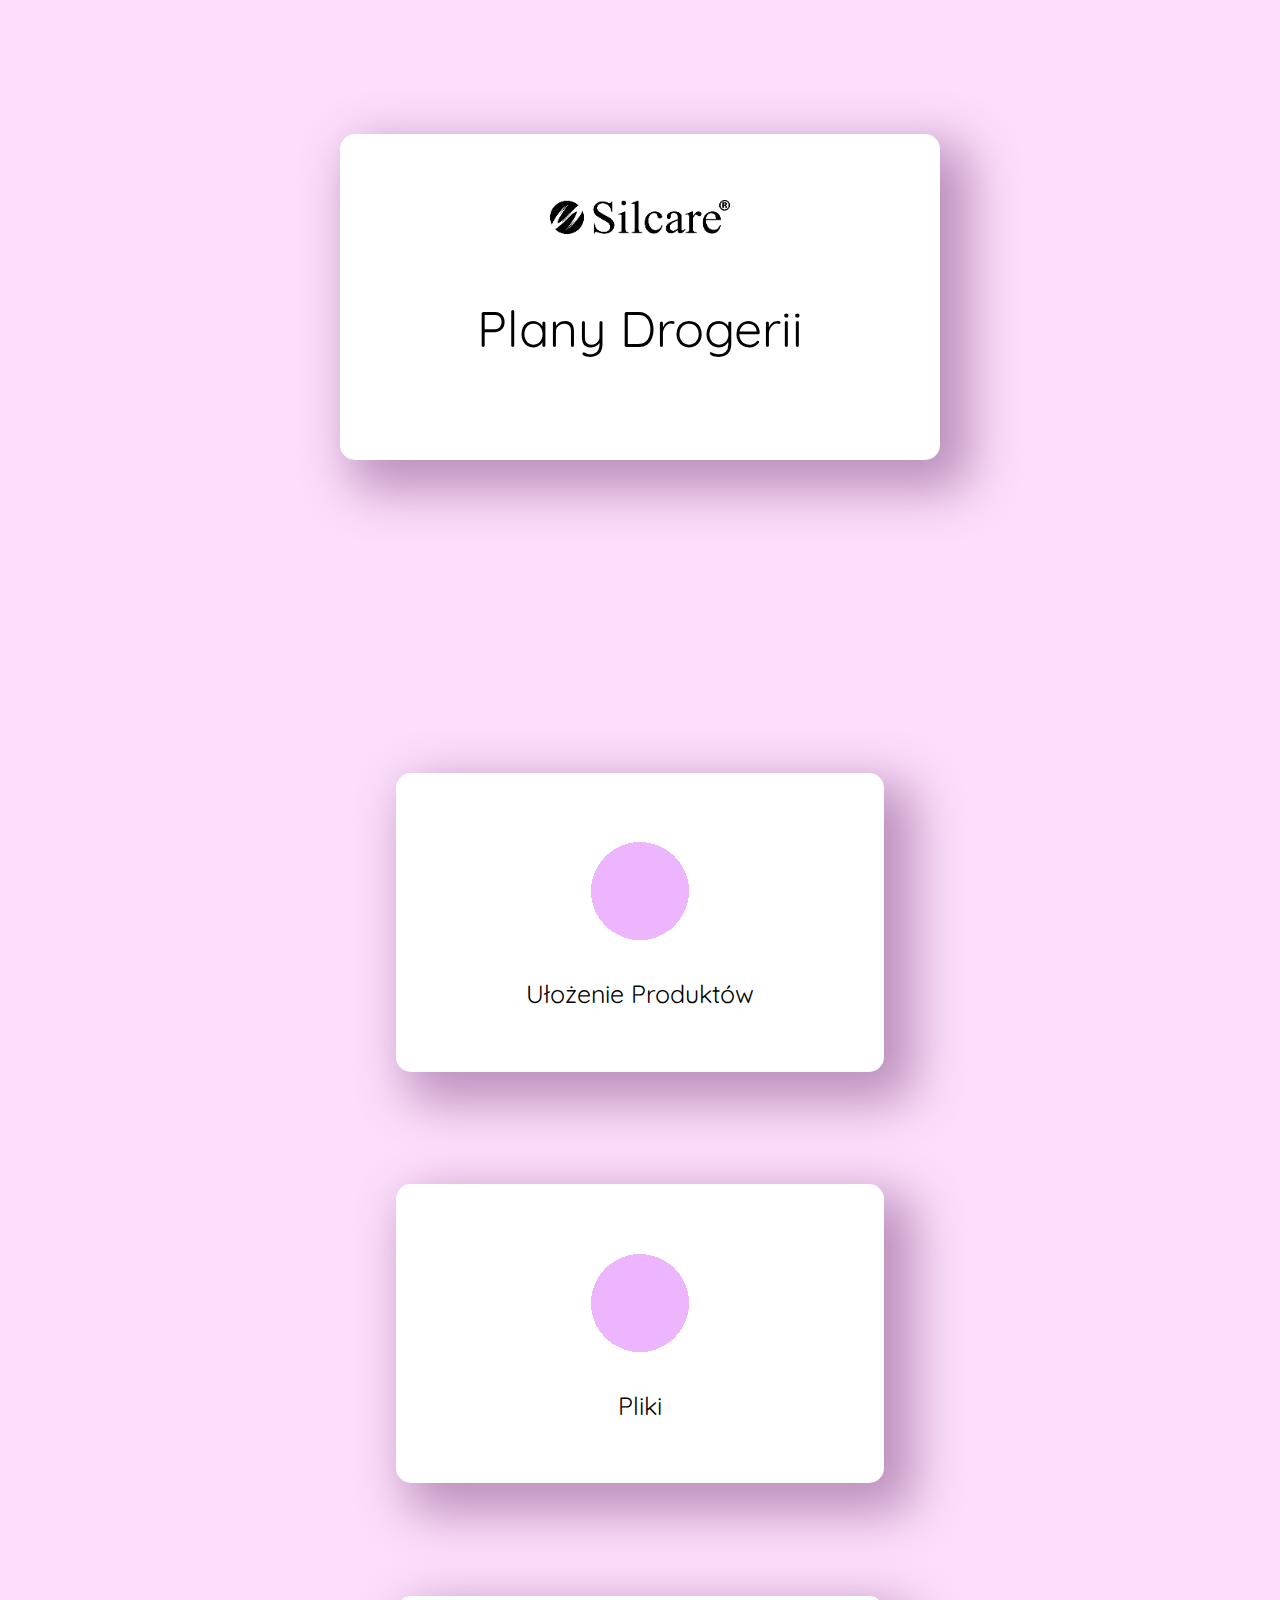
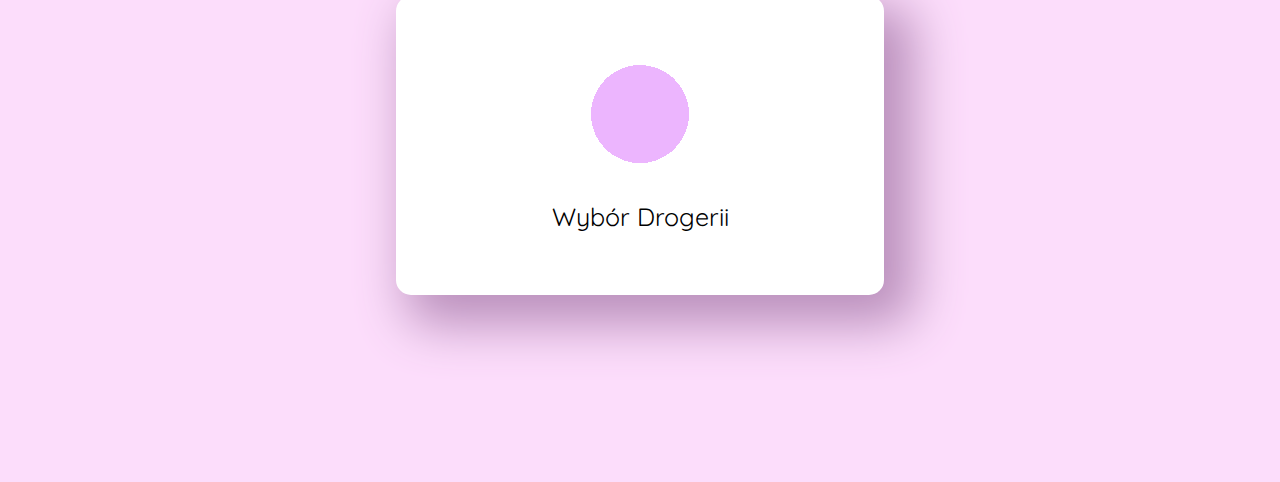
<file: old_index.html>
<!DOCTYPE html>
<html>
    <!-- HTML properties -->
    <head>
        <!-- Basic properties -->
        <title>Plany Drogerii - Silcare</title>
        <meta charset="utf-8">
        <meta name="author" content="TPE Studio">
        <meta name="description" content="Strona Internetowa pokazująca plany różnych drogerii Silcare.">
        <!-- OG properties -->
        <meta name="og:image" content="resources/og_image.png">
        <meta name="og:description" content="Strona Internetowa pokazująca plany różnych drogerii Silcare.">
        <meta name="og:title" content="Plany Drogerii - Silcare">
        <!-- Icons -->
        <link rel="shortcut icon" href="resources/icon.png" type="image/x-icon">
        <link rel="apple-touch-icon-precomposed" sizes="144x144" href="resources/apple_144.png">
        <link rel="apple-touch-icon-precomposed" sizes="114x114" href="resources/apple_114.png">
        <link rel="apple-touch-icon-precomposed" sizes="72x72" href="resources/apple_72.png">
        <link rel="apple-touch-icon-precomposed" href="resources/mobile.png">
        <!-- Stylesheet -->
        <link rel="stylesheet" href="stylesheets/main.css">
        <link rel="stylesheet" href="stylesheets/links/index.html.css">
        <!-- Other properties -->
        <html lang="pl-PL">
    </head>
    <!-- HTML body -->
    <body>
        <!-- Main contener div -->
        <div class="index_box">
            <!-- Title div -->
            <div class="index_title">
                <img src="resources/index.html/silcare.png"><p>
                Plany Drogerii
            </div>
            <!-- Menu box div -->
            <div class="index_menubox">
                <!-- Ulożenie produktów -->
                <div class="index_menulink">
                    <a href="ulozenie_produktow.html"><p><img src="resources/index.html/link_icon.png"></p><p>Ułożenie Produktów</p></a>
                </div>
                <!-- Menedżer Plików -->
                <div class="index_menulink"> 
                    <a href="https://github.com/lemanczyk-drogerie/lemanczyk-drogerie.github.io/tree/main/files"><p><img src="resources/index.html/link_icon.png"></p><p>Pliki</p></a>
                </div>
                <!-- Menedżer Plików -->
                <div class="index_menulink"> 
                    <a href="drogerie.html"><p><img src="resources/index.html/link_icon.png"></p><p>Wybór Drogerii</p></a>
                </div>
            </div>
        </div>
    </body>
</html>
</file>
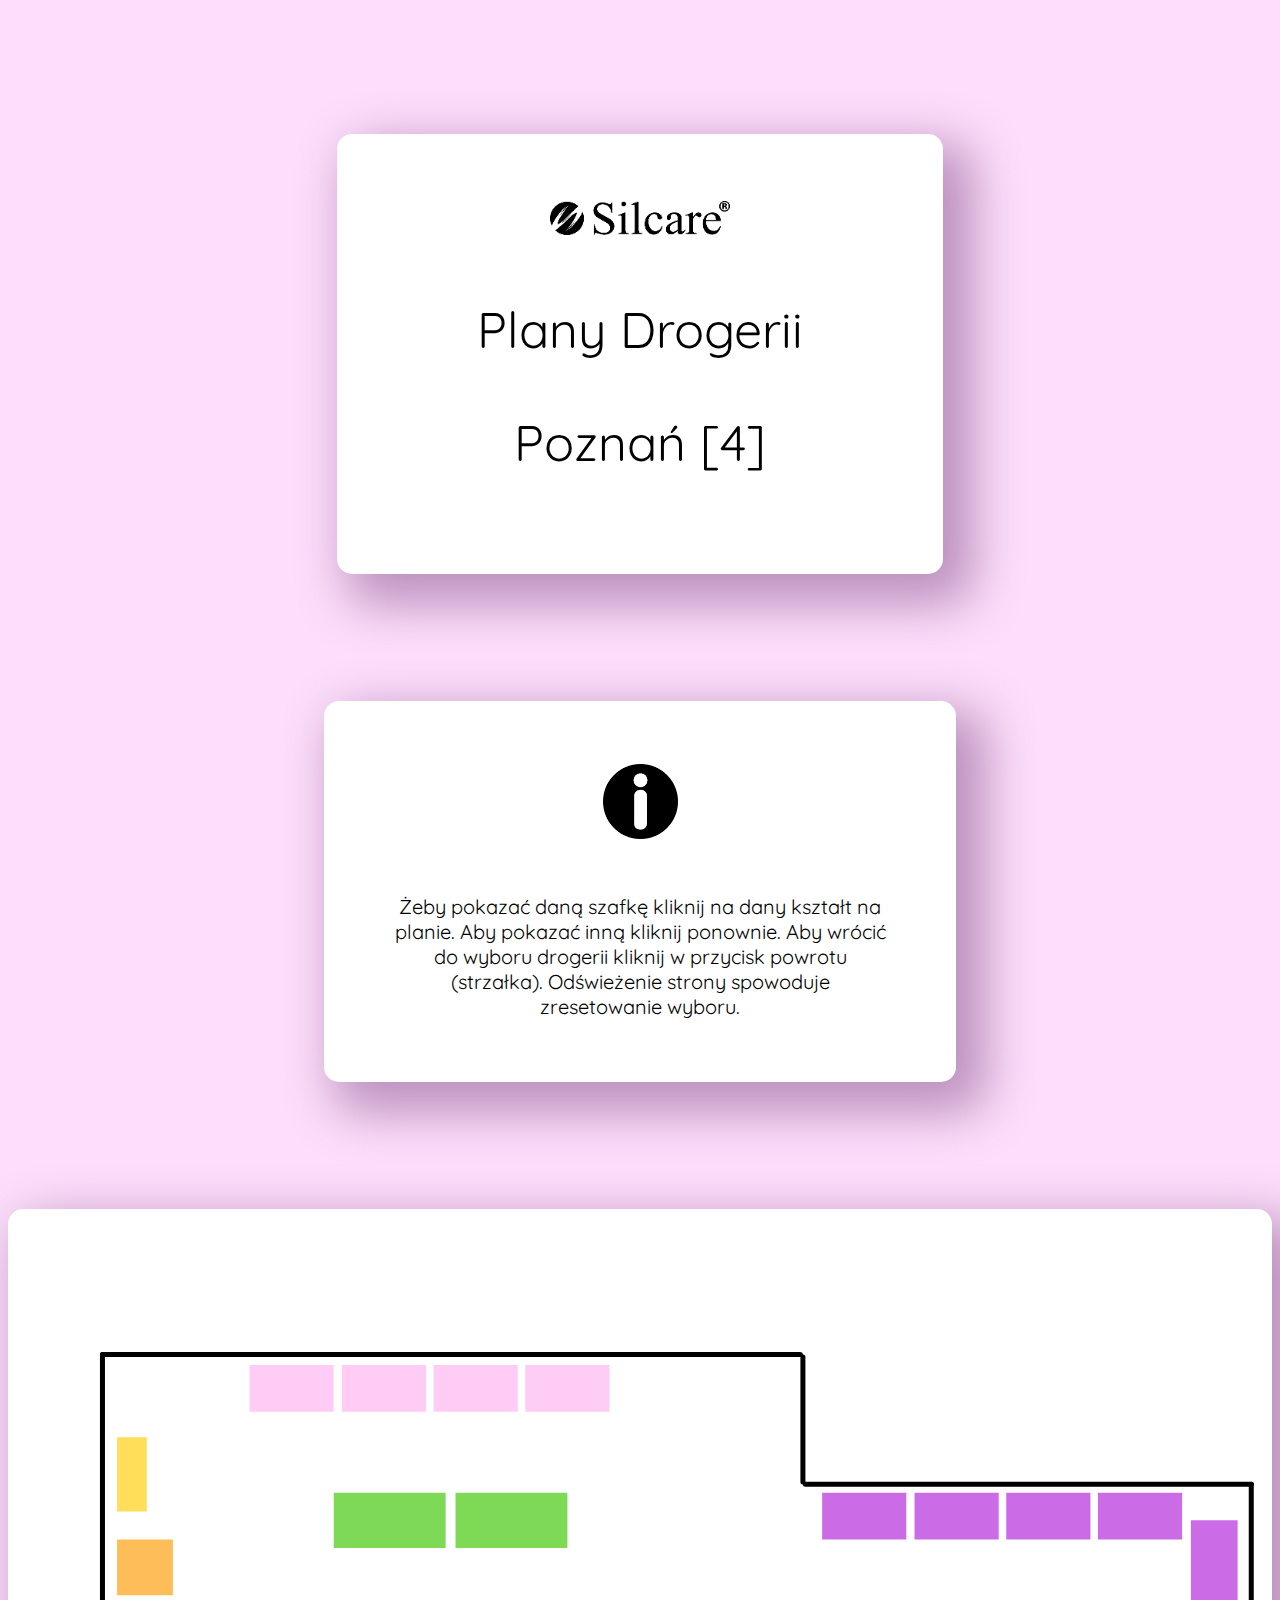
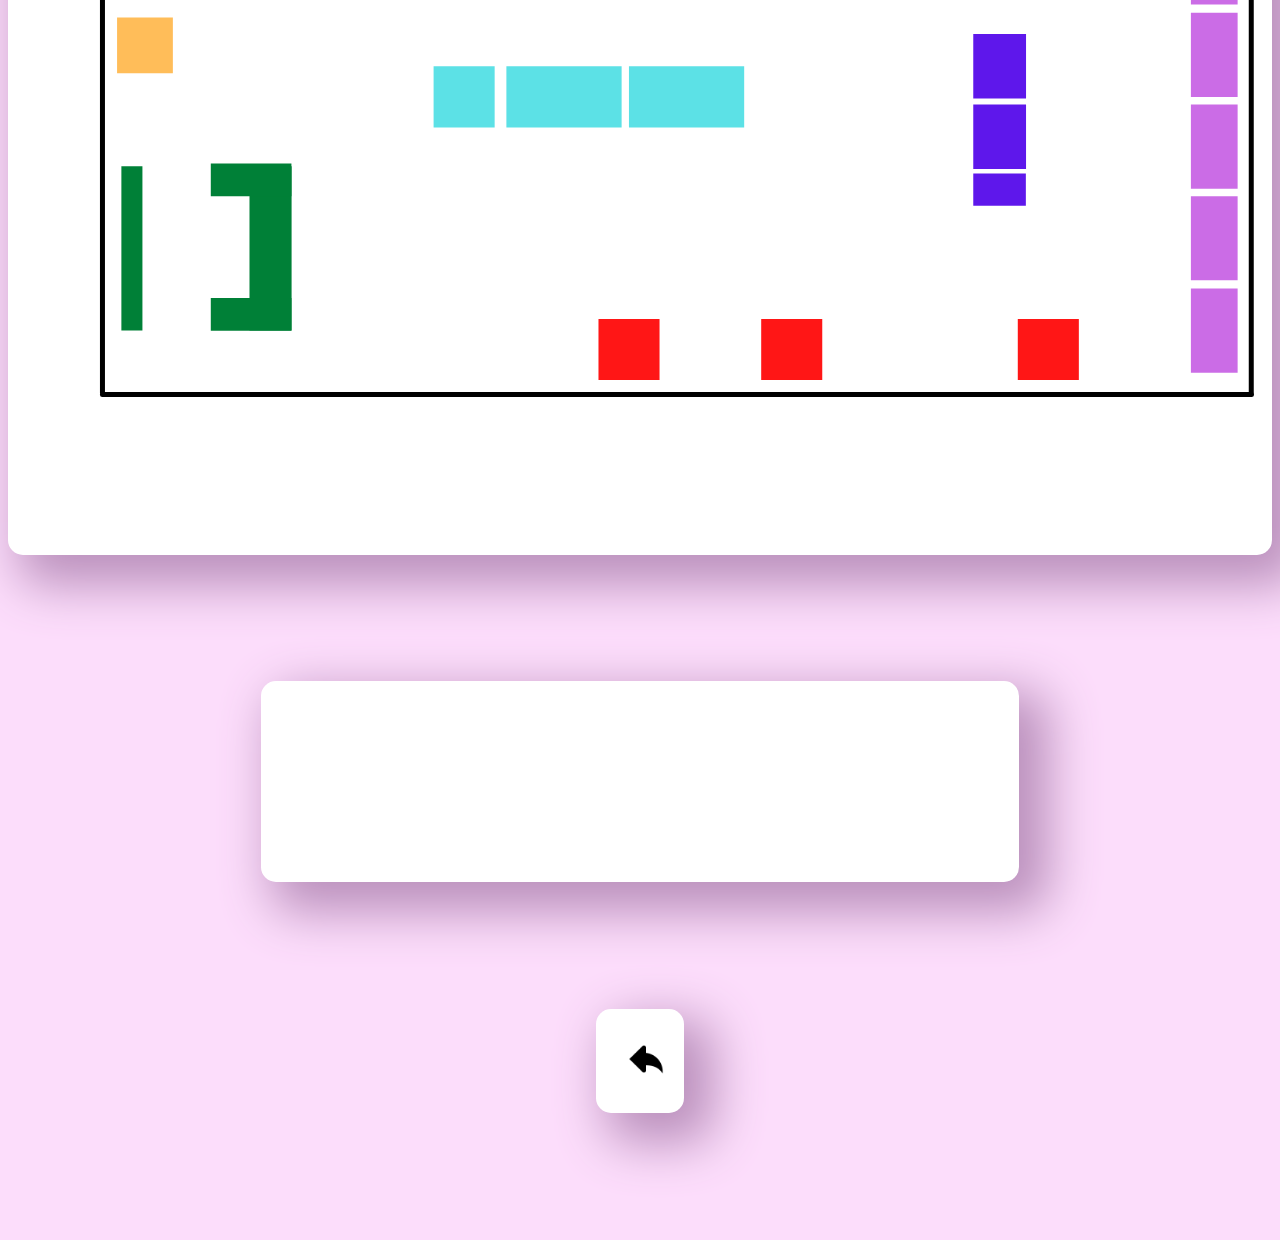
<file: poznan_4.html>
<!DOCTYPE html>
<html>
    <!-- HTML properties -->
    <head>
        <!-- Basic properties -->
        <title>Plany Drogerii - Silcare - Poznań [4]</title>
        <meta charset="utf-8">
        <meta name="author" content="TPE Studio">
        <meta name="description" content="Strona Internetowa pokazująca plany różnych drogerii Silcare.">
        <!-- OG properties -->
        <meta name="og:image" content="resources/og_image.png">
        <meta name="og:description" content="Strona Internetowa pokazująca plany różnych drogerii Silcare.">
        <meta name="og:title" content="Plany Drogerii - Silcare - Poznań [4]">
        <!-- Icons -->
        <link rel="shortcut icon" href="resources/icon.png">
        <link rel="apple-touch-icon-precomposed" sizes="144x144" href="resources/apple_144.png">
        <link rel="apple-touch-icon-precomposed" sizes="114x114" href="resources/apple_114.png">
        <link rel="apple-touch-icon-precomposed" sizes="72x72" href="resources/apple_72.png">
        <link rel="apple-touch-icon-precomposed" href="resources/mobile.png">
        <!-- Stylesheet -->
        <link rel="stylesheet" href="stylesheets/main.css">
        <link rel="stylesheet" href="stylesheets/links/poznan_4.html.css">
        <!-- Other properties -->
        <html lang="pl-PL">
        <meta name="viewport" content="width=device-width, initial-scale=1, shrink-to-fit=no">
    </head>
    <!-- HTML body -->
    <body>
        <!-- Main contener div -->
        <div class="drogerie_box">
            <!-- Title div -->
            <div class="index_title">
                <img src="resources/index.html/silcare.png"><p>
                Plany Drogerii<p>
                Poznań [4]
            </div>
            <!-- Help div -->
            <div class="drogerie_help">
                <img src="resources/drogerie/info.png" width=75px height=75px><br><br><br>
                Żeby pokazać daną szafkę kliknij na dany kształt na planie. Aby pokazać inną kliknij ponownie. Aby wrócić do wyboru drogerii kliknij w przycisk powrotu (strzałka). Odświeżenie strony spowoduje zresetowanie wyboru.
            </div>
            <!-- Map box div -->
            <div class="drogerie_map">
                <img usemap="#main_map" src="resources/poznan_4.html/main.jpg"><p>
                <map name="main_map">
                    <!-- 1 --><area shape="rect" coords="46,165,76,240" href="javascript:show1();" alt="s" />
                    <!-- 2 --><area shape="rect" coords="46,267,102,323" href="javascript:show2();" alt="s" />
                    <!-- 3 --><area shape="rect" coords="46,346,102,401" href="javascript:show3();" alt="s" />
                    <!-- 4 --><area shape="poly" coords="140,492,221,492,221,659,140,659,140,626,178,626,178,524,140,524" href="javascript:show4();" alt="s" />
                    <!-- 5 --><area shape="rect" coords="178,93,263,140" href="javascript:show5();" alt="s" />
                    <!-- 6 --><area shape="rect" coords="271,93,355,140" href="javascript:show6();" alt="s" />
                    <!-- 7 --><area shape="rect" coords="363,93,447,140" href="javascript:show7();" alt="s" />
                    <!-- 8 --><area shape="rect" coords="454,93,538,140" href="javascript:show8();" alt="s" />
                    <!-- 9 --><area shape="rect" coords="263,221,375,276" href="javascript:show9();" alt="s" />
                    <!-- 10 --><area shape="rect" coords="385,221,496,276" href="javascript:show9();" alt="s" />
                    <!-- 11 --><area shape="rect" coords="751,221,835,267" href="javascript:show11();" alt="s" />
                    <!-- 12 --><area shape="rect" coords="844,221,929,267" href="javascript:show11();" alt="s" />
                    <!-- 13 --><area shape="rect" coords="935,221,1019,267" href="javascript:show11();" alt="s" />
                    <!-- 14 --><area shape="rect" coords="1027,221,1111,267" href="javascript:show14();" alt="s" />
                    <!-- 15 --><area shape="rect" coords="363,394,424,455" href="javascript:show15();" alt="s" />
                    <!-- 16 --><area shape="rect" coords="435,394,551,455" href="javascript:show16();" alt="s" />
                    <!-- 17 --><area shape="rect" coords="558,394,673,455" href="javascript:show16();" alt="s" />
                    <!-- 18 --><area shape="rect" coords="527,647,558,708" href="javascript:show18();" alt="s" />
                    <!-- 19 --><area shape="rect" coords="690,647,751,708" href="javascript:show19();" alt="s" />
                    <!-- 20 --><area shape="rect" coords="947,647,1008,708" href="javascript:show20();" alt="s" />
                    <!-- 21 --><area shape="rect" coords="902,501,955,534" href="javascript:show21();" alt="s" />
                    <!-- 22 --><area shape="rect" coords="902,497,955,432" href="javascript:show22();" alt="s" />
                    <!-- 23 --><area shape="rect" coords="902,427,955,362" href="javascript:show22();" alt="s" />
                    <!-- 24 --><area shape="rect" coords="1120,248,1167,332" href="javascript:show24();" alt="s" />
                    <!-- 25 --><area shape="rect" coords="1120,341,1167,425" href="javascript:show25();" alt="s" />
                    <!-- 26 --><area shape="rect" coords="1120,432,1167,517" href="javascript:show26();" alt="s" />
                    <!-- 27 --><area shape="rect" coords="1120,524,1167,608" href="javascript:show27();" alt="s" />
                    <!-- 28 --><area shape="rect" coords="1120,617,1167,701" href="javascript:show28();" alt="s" />
                    <!-- 29 --><area shape="rect" coords="50,494,71,659" href="javascript:show29();" alt="s" />
                </map>
            </div>
            <div class="drogerie_szafka">
                <div class="drogerie_image" id="script_image">
                    &nbsp;
                </div>
                <div class="drogerie_text" id="script_text">
                    &nbsp;
                </div>
            </div>
            <div class="drogerie_back">
                <a href="index.html">
                    <img src="resources/drogerie/back.png" width=50px height=50px>
                </a>
            </div>
        </div>
    </body>
    <script>
        let show1 = () => {
            let what1 = document.getElementById('script_image');
            what1.innerHTML = '<img src="resources/poznan_4.html/pictures/1.jpg" width=100% height=50%>';
            let what2 = document.getElementById('script_text');
            what2.innerHTML = 'Pilniki';
        }
        let show2 = () => {
            let what1 = document.getElementById('script_image');
            what1.innerHTML = '<img src="resources/poznan_4.html/pictures/2.jpg" width=100% height=50%>';
            let what2 = document.getElementById('script_text');
            what2.innerHTML = 'Żele';
        }
        let show3 = () => {
            let what1 = document.getElementById('script_image');
            what1.innerHTML = '<img src="resources/poznan_4.html/pictures/3.jpg" width=100% height=50%>';
            let what2 = document.getElementById('script_text');
            what2.innerHTML = 'Aquayo';
        }
        let show4 = () => {
            let what1 = document.getElementById('script_image');
            what1.innerHTML = '<p><b>Lewa Strona</p><p><img src="resources/poznan_4.html/pictures/4_1.jpg" width=100%></p><p>Lada</p><p><img src="resources/poznan_4.html/pictures/4_2.jpg" width=100%></p><p>Prawa Strona</p><p><img src="resources/poznan_4.html/pictures/4_3.jpg" width=100%></p>';
            let what2 = document.getElementById('script_text');
            what2.innerHTML = '<p><b>Lewa Strona</b> - Szafka promocyjna (wizerunkowa)</p><p><b>Prawa Strona</b> - Szafka promocyjna i zestawy</p>';
        }
        let show5 = () => {
            let what1 = document.getElementById('script_image');
            what1.innerHTML = '<img src="resources/poznan_4.html/pictures/5.jpeg" width=100% height=50%>';
            let what2 = document.getElementById('script_text');
            what2.innerHTML = 'Urządzenia';
        }
        let show6 = () => {
            let what1 = document.getElementById('script_image');
            what1.innerHTML = '<img src="resources/poznan_4.html/pictures/6.jpg" width=100% height=50%>';
            let what2 = document.getElementById('script_text');
            what2.innerHTML = 'Żele UV';
        }
        let show7 = () => {
            let what1 = document.getElementById('script_image');
            what1.innerHTML = '<img src="resources/poznan_4.html/pictures/7.jpg" width=100% height=50%>';
            let what2 = document.getElementById('script_text');
            what2.innerHTML = 'Żele UV';
        }
        let show8 = () => {
            let what1 = document.getElementById('script_image');
            what1.innerHTML = '<img src="resources/poznan_4.html/pictures/8.jpg" width=100% height=50%>';
            let what2 = document.getElementById('script_text');
            what2.innerHTML = 'Oliwki i Akryle';
        }
        let show9 = () => {
            let what1 = document.getElementById('script_image');
            what1.innerHTML = '<p>Góra</p><p><img src="resources/poznan_4.html/pictures/9_1.jpg" width=100% height=50%></p><p>Ściany</p><p><img src="resources/poznan_4.html/pictures/9_2.jpg" width=100% height=50%></p><p><img src="resources/poznan_4.html/pictures/9_3.jpg" width=100% height=50%></p>';
            let what2 = document.getElementById('script_text');
            what2.innerHTML = '<p><b>Góra</b> - Tipsy, Klej, Wzorniki, Poduszki</p><p><b>Ścianki</b></p><p>Soak Off i Acetony</p><p>Narzędzia - Pędzelki, Frezy, Nakładki, Formy, Fiber Glass</p>';
        }
        let show11 = () => {
            let what1 = document.getElementById('script_image');
            what1.innerHTML = '<img src="resources/poznan_4.html/pictures/11.jpg" width=100% height=50%>';
            let what2 = document.getElementById('script_text');
            what2.innerHTML = 'Hybrydy - sztuki i zestawy';
        }
        let show14 = () => {
            let what1 = document.getElementById('script_image');
            what1.innerHTML = '<img src="resources/poznan_4.html/pictures/14.jpg" width=100% height=50%>';
            let what2 = document.getElementById('script_text');
            what2.innerHTML = 'Preparaty, Topy, Bazy, Odżywki, Lakiery, Japoński Manicure';
        }
        let show15 = () => {
            let what1 = document.getElementById('script_image');
            what1.innerHTML = '<img src="resources/poznan_4.html/pictures/15.jpg" width=100% height=50%>';
            let what2 = document.getElementById('script_text');
            what2.innerHTML = 'Wyprzedaż';
        }
        let show16 = () => {
            let what1 = document.getElementById('script_image');
            what1.innerHTML = '<p>Góra</p><p><img src="resources/poznan_4.html/pictures/16_1.jpg" width=100% height=50%></p><p>Ściany</p><p><img src="resources/poznan_4.html/pictures/16_2.jpg" width=100% height=50%></p><p><img src="resources/poznan_4.html/pictures/16_3.jpg" width=100% height=50%></p>';
            let what2 = document.getElementById('script_text');
            what2.innerHTML = '<p><b>Góra</b> - Ozdoby</p><p><b>Ścianki</b></p><p>Cleanery, Zmywacze</p><p>Narzędzia:</p><p>Szafka Lewa - Nożyczki, Cążki, Pęsety, Radełka, Kufry</p><p>Szafka Prawa - Pędzle do odpylania, Gilotyny, Omegi, Patyczki, Poleri, Pojemniki do płynów, Magnesy</p>';
        }
        let show18 = () => {
            let what1 = document.getElementById('script_image');
            what1.innerHTML = '<img src="resources/gorzow_wlkp_4.html/pictures/18.jpg" width=100% height=50%>';
            let what2 = document.getElementById('script_text');
            what2.innerHTML = 'PAESE';
        }
        let show19 = () => {
            let what1 = document.getElementById('script_image');
            what1.innerHTML = '<img src="resources/gorzow_wlkp_4.html/pictures/19.jpg" width=100% height=50%>';
            let what2 = document.getElementById('script_text');
            what2.innerHTML = 'Szafka Nowości - Sensual Moments';
        }
        let show20 = () => {
            let what1 = document.getElementById('script_image');
            what1.innerHTML = '<p><img src="resources/gorzow_wlkp_4.html/pictures/20_1.jpg" width=100% height=50%></p><p><img src="resources/gorzow_wlkp_4.html/pictures/20_2.jpg" width=100% height=50%></p>';
            let what2 = document.getElementById('script_text');
            what2.innerHTML = 'Szafka Nowości - So Rose! So Gold!';
        }
        let show21 = () => {
            let what1 = document.getElementById('script_image');
            what1.innerHTML = '<img src="resources/gorzow_wlkp_4.html/pictures/21.jpg" width=100% height=50%>';
            let what2 = document.getElementById('script_text');
            what2.innerHTML = 'Seria Mysterious Moments';
        }
        let show22 = () => {
            let what1 = document.getElementById('script_image');
            what1.innerHTML = '<p>Góra</p><p><img src="resources/poznan_4.html/pictures/22_1.jpg" width=100% height=50%></p><p>Ściany</p><p><img src="resources/poznan_4.html/pictures/22_2.jpg" width=100% height=50%></p><p><img src="resources/poznan_4.html/pictures/22_3.jpg" width=100% height=50%></p>';
            let what2 = document.getElementById('script_text');
            what2.innerHTML = '<table class="tg"><thead><tr><th>Szafka Bliższa</th><th></th><th>Szafka Dalsza</th></tr></thead><tbody><tr><td>Dezynfekcja</td><td><img src="resources/poznan_4.html/table_1.png"></td><td>Dezynfekcja</td></tr><tr><td>Ozdoby</td><td><img src="resources/poznan_4.html/table_2.png"></td><td>Ozdoby</td></tr><tr><td>Rękawiczki Jednorazowe</td><td><img src="resources/poznan_4.html/table_3.png"></td><td>Depilacja, Woski, Urządzenia, Patyczki, Inne Akcesoria, Tarki, Rękawiczki nawilżające, Wałeczki</td></tr></tbody></table>';
        }
        let show24 = () => {
            let what1 = document.getElementById('script_image');
            what1.innerHTML = '<img src="resources/poznan_4.html/pictures/24.jpg" width=100% height=50%>';
            let what2 = document.getElementById('script_text');
            what2.innerHTML = 'Dłonie';
        }
        let show25 = () => {
            let what1 = document.getElementById('script_image');
            what1.innerHTML = '<img src="resources/poznan_4.html/pictures/25.jpg" width=100% height=50%>';
            let what2 = document.getElementById('script_text');
            what2.innerHTML = 'Stopy';
        }
        let show26 = () => {
            let what1 = document.getElementById('script_image');
            what1.innerHTML = '<img src="resources/poznan_4.html/pictures/26.jpg" width=100% height=50%>';
            let what2 = document.getElementById('script_text');
            what2.innerHTML = '<p><b>Ciało:</b></p><p>Sole, Peelingi, Kąpiel, Żele</p>';
        }
        let show27 = () => {
            let what1 = document.getElementById('script_image');
            what1.innerHTML = '<img src="resources/poznan_4.html/pictures/27.jpg" width=100% height=50%>';
            let what2 = document.getElementById('script_text');
            what2.innerHTML = '<p><b>Ciało:</b></p><p>Peelingi, Balsamy, Odżywki, Mleczka</p>';
        }
        let show28 = () => {
            let what1 = document.getElementById('script_image');
            what1.innerHTML = '<img src="resources/poznan_4.html/pictures/28.jpg" width=100% height=50%>';
            let what2 = document.getElementById('script_text');
            what2.innerHTML = 'Twarz, Włosy';
        }
        let show29 = () => {
            let what1 = document.getElementById('script_image');
            what1.innerHTML = '<img src="resources/poznan_4.html/pictures/29.jpg" width=100% height=50%>';
            let what2 = document.getElementById('script_text');
            what2.innerHTML = 'Backlight';
        }
    </script>
</html>
</file>
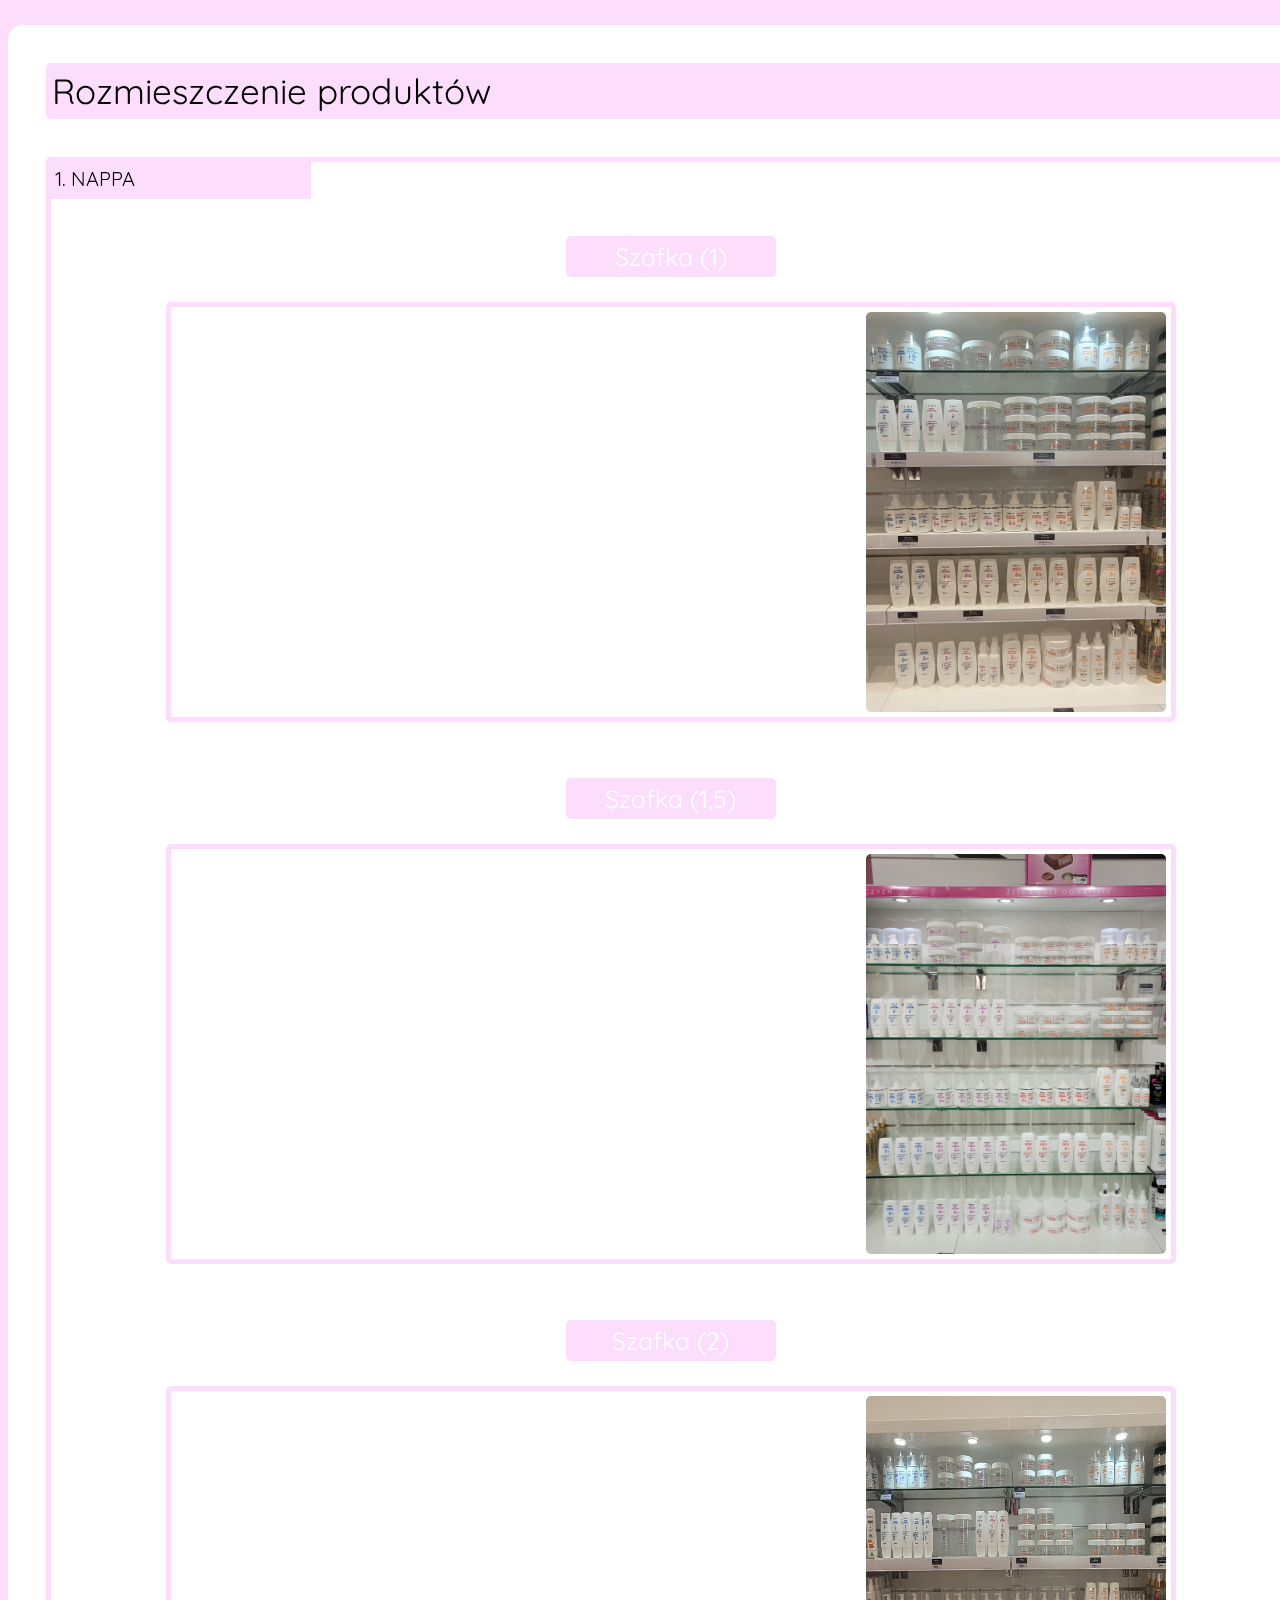
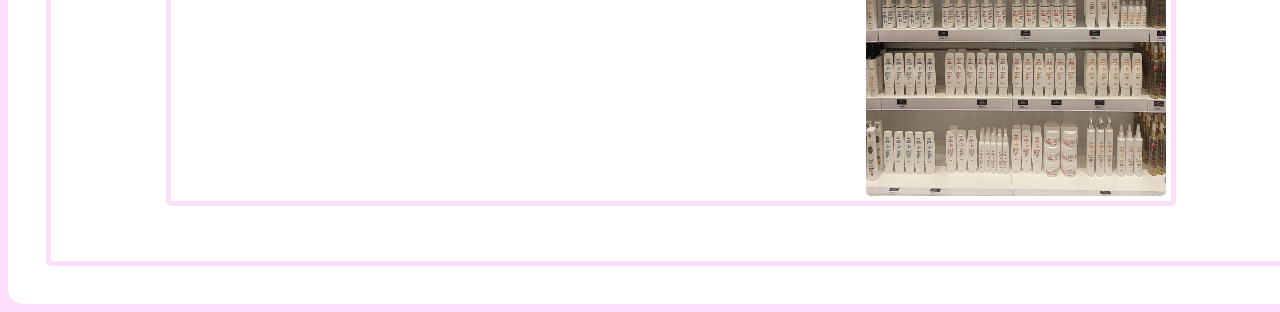
<file: ulozenie_produktow.html>
<!DOCTYPE html>
<html>
    <!-- HTML properties -->
    <head>
        <!-- Basic properties -->
        <title>Ulożenie produktów - Silcare</title>
        <meta charset="utf-8">
        <meta name="author" content="TPE Studio">
        <meta name="description" content="Strona Internetowa pokazująca plany różnych drogerii Silcare.">
        <!-- OG properties -->
        <meta name="og:image" content="resources/og_image.png">
        <meta name="og:description" content="Strona Internetowa pokazująca plany różnych drogerii Silcare.">
        <meta name="og:title" content="Plany Drogerii - Silcare">
        <!-- Icons -->
        <link rel="shortcut icon" href="resources/icon.png" type="image/x-icon">
        <link rel="apple-touch-icon-precomposed" sizes="144x144" href="resources/apple_144.png">
        <link rel="apple-touch-icon-precomposed" sizes="114x114" href="resources/apple_114.png">
        <link rel="apple-touch-icon-precomposed" sizes="72x72" href="resources/apple_72.png">
        <link rel="apple-touch-icon-precomposed" href="resources/mobile.png">
        <!-- Stylesheet -->
        <link rel="stylesheet" href="stylesheets/main.css">
        <link rel="stylesheet" href="stylesheets/links/index.html.css">
        <!-- Other properties -->
        <html lang="pl-PL">
    </head>
    <!-- HTML body -->
    <body>
        <!-- Main Container -->
        <div class="list_container">
            <div class="list_heading">Rozmieszczenie produktów</div><p>
                <div class="list_pointcontent">
                    <div class="list_point">1. NAPPA</div><p>
                    <div class="list_pointtext">
                        <div class="list_iac_title">Szafka (1)</div>
                        <div class="list_imageandcomment">
                            <div class="list_iac_text">
                                <iframe src="https://onedrive.live.com/embed?cid=D453D568E2A82132&resid=D453D568E2A82132%2193011&authkey=AP8fzgra26dxHOI&em=2" width=680px height=400px frameborder="0" scrolling="no"></iframe>
                            </div>
                            <div class="list_iac_image">
                                <a href="resources/ulozenie_produktow.html/nappa_1.jpg"><img class="list_image" src="resources/ulozenie_produktow.html/nappa_2.jpg" width=300px></a>
                            </div>
                        </div><br>
                        <div class="list_iac_title">Szafka (1,5)</div>
                        <div class="list_imageandcomment">
                            <div class="list_iac_text">
                                <iframe src="https://onedrive.live.com/embed?cid=D453D568E2A82132&resid=D453D568E2A82132%2193013&authkey=AFCxJd8EjRrs_-Y&em=2" width=680px height=400px frameborder="0" scrolling="no"></iframe>
                            </div>
                            <div class="list_iac_image">
                                <a href="resources/ulozenie_produktow.html/nappa_2.jpg"><img class="list_image" src="resources/ulozenie_produktow.html/nappa_1.jpg" width=300px></a>
                            </div>
                        </div><br>
                        <div class="list_iac_title">Szafka (2)</div>
                        <div class="list_imageandcomment">
                            <div class="list_iac_text">
                                <iframe src="https://onedrive.live.com/embed?cid=D453D568E2A82132&resid=D453D568E2A82132%2193015&authkey=ANhjc2b30hklTWM&em=2" width=680px height=400px frameborder="0" scrolling="no"></iframe>
                            </div>
                            <div class="list_iac_image">
                                <a href="resources/ulozenie_produktow.html/nappa_3.jpg"><img class="list_image" src="resources/ulozenie_produktow.html/nappa_3.jpg" width=300px height=400px></a>
                            </div>
                        </div>
                    </div>
                </div>
            </div>
        </div>
    </body>
</html>
</file>
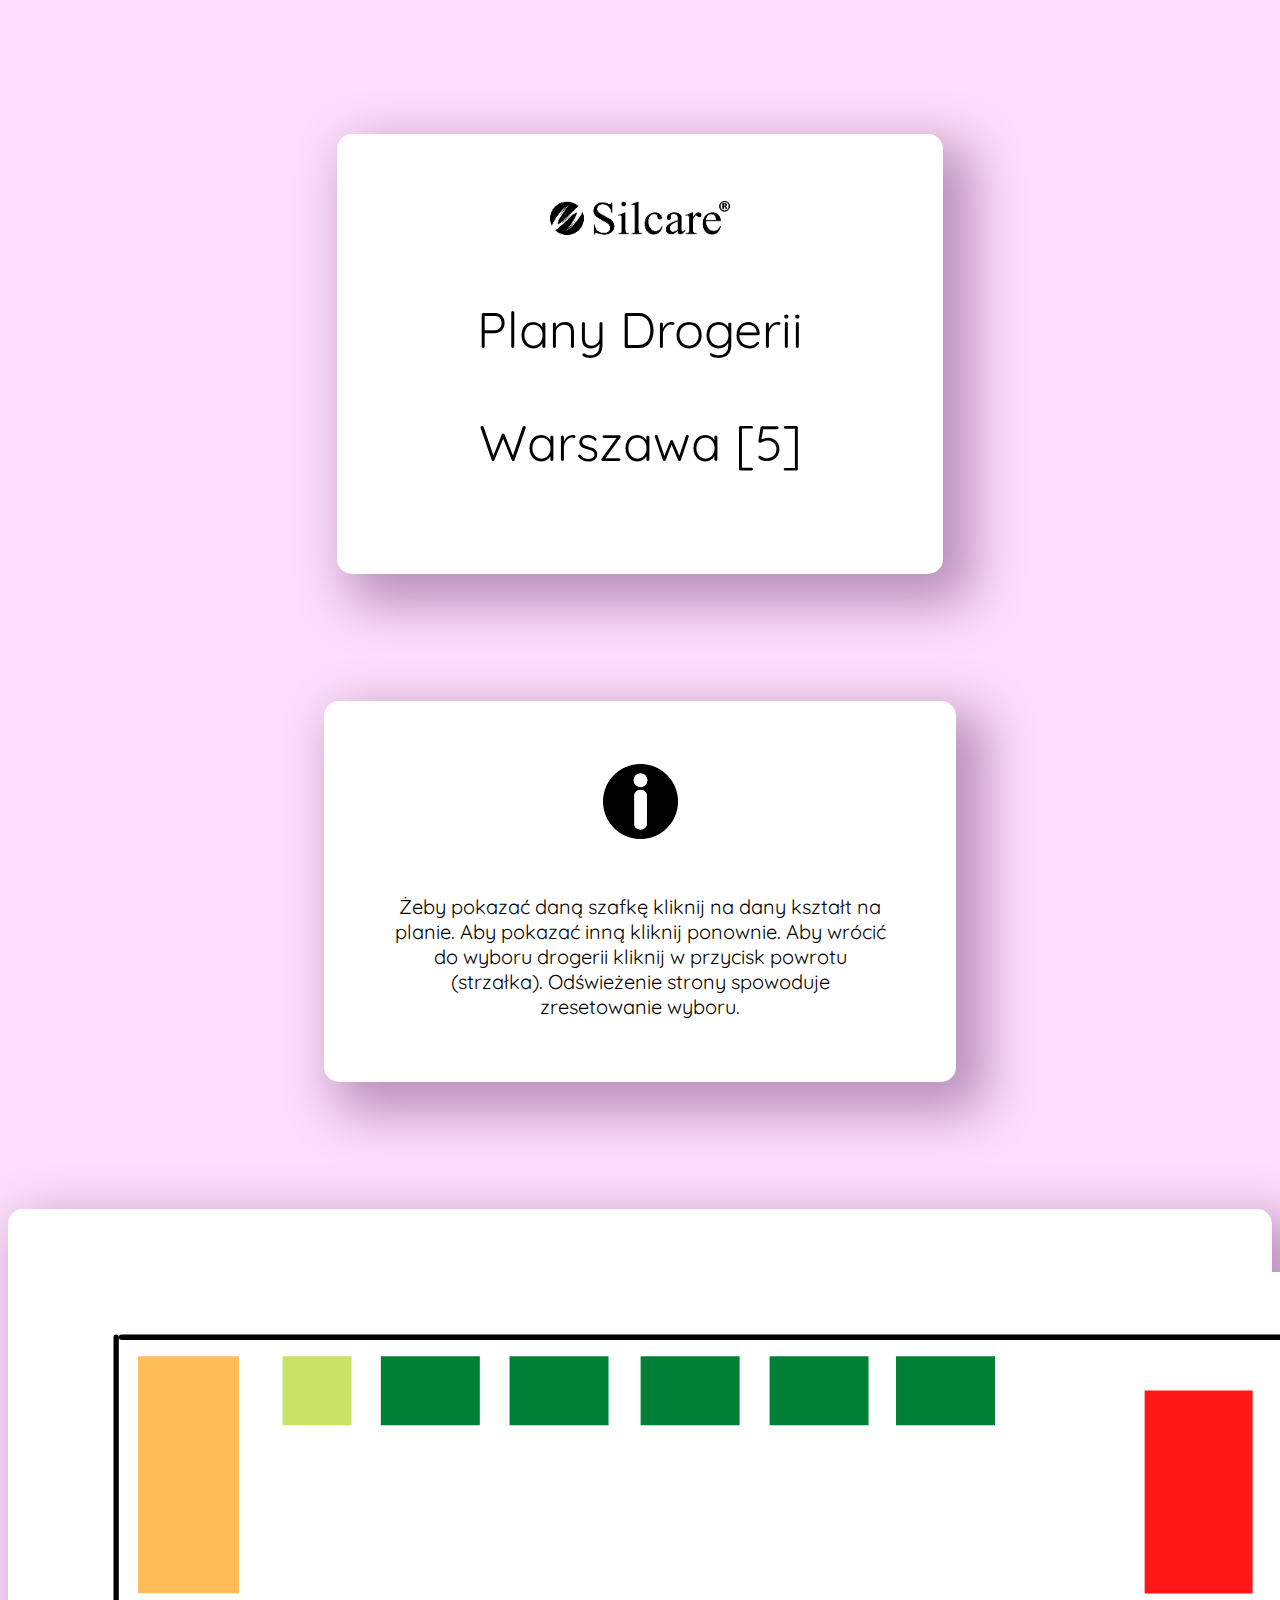
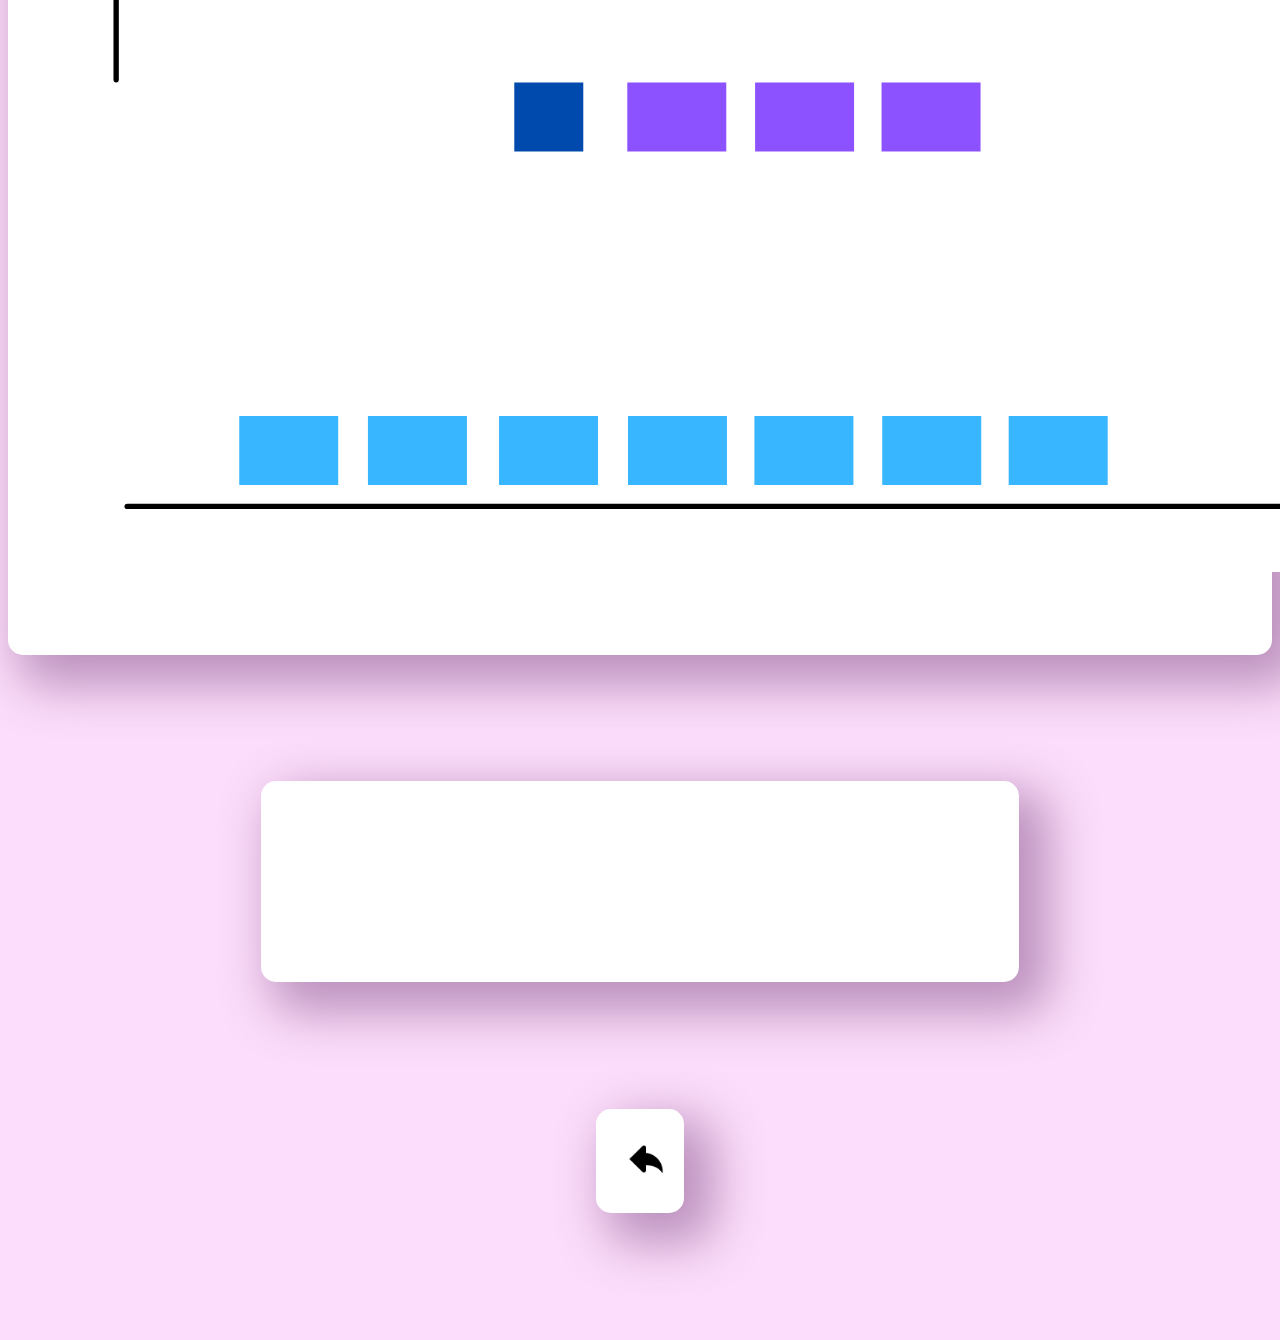
<file: warszawa_5.html>
<!DOCTYPE html>
<html>
    <!-- HTML properties -->
    <head>
        <!-- Basic properties -->
        <title>Plany Drogerii - Silcare - Warszawa [5]</title>
        <meta charset="utf-8">
        <meta name="author" content="TPE Studio">
        <meta name="description" content="Strona Internetowa pokazująca plany różnych drogerii Silcare.">
        <!-- OG properties -->
        <meta name="og:image" content="resources/og_image.png">
        <meta name="og:description" content="Strona Internetowa pokazująca plany różnych drogerii Silcare.">
        <meta name="og:title" content="Plany Drogerii - Silcare - Zielona Góra [2]">
        <!-- Icons -->
        <link rel="shortcut icon" href="resources/icon.png">
        <link rel="apple-touch-icon-precomposed" sizes="144x144" href="resources/apple_144.png">
        <link rel="apple-touch-icon-precomposed" sizes="114x114" href="resources/apple_114.png">
        <link rel="apple-touch-icon-precomposed" sizes="72x72" href="resources/apple_72.png">
        <link rel="apple-touch-icon-precomposed" href="resources/mobile.png">
        <!-- Stylesheet -->
        <link rel="stylesheet" href="stylesheets/main.css">
        <!-- Other properties -->
        <html lang="pl-PL">
        <meta name="viewport" content="width=device-width, initial-scale=1, shrink-to-fit=no">
    </head>
    <!-- HTML body -->
    <body>
        <!-- Main contener div -->
        <div class="drogerie_box">
            <!-- Title div -->
            <div class="index_title">
                <img src="resources/index.html/silcare.png"><p>
                Plany Drogerii<p>
                Warszawa [5]
            </div>
            <!-- Help div -->
            <div class="drogerie_help">
                <img src="resources/drogerie/info.png" width=75px height=75px><br><br><br>
                Żeby pokazać daną szafkę kliknij na dany kształt na planie. Aby pokazać inną kliknij ponownie. Aby wrócić do wyboru drogerii kliknij w przycisk powrotu (strzałka). Odświeżenie strony spowoduje zresetowanie wyboru.
            </div>
            <!-- Map box div -->
            <div class="drogerie_map">
                <img usemap="#main_map" src="resources/warszawa_5.html/main.png"><p>
                <map name="main_map">
                    <area shape="rect" coords="168,744,267,810" href="javascript:show1();" alt="s" />
                    <area shape="rect" coords="67,84,168,321" href="javascript:show2();" alt="s" />
                    <area shape="rect" coords="443,411,512,479" href="javascript:show3();" alt="s" />
                    <area shape="rect" coords="557,411,655,479" href="javascript:show4();" alt="s" />
                    <area shape="rect" coords="684,411,783,479" href="javascript:show5();" alt="s" />
                    <area shape="rect" coords="811,411,910,479" href="javascript:show6();" alt="s" />
                    <area shape="rect" coords="1074,118,1181,321" href="javascript:show7();" alt="s" />
                    <area shape="rect" coords="1249,141,1330,265" href="javascript:show8();" alt="s" />
                    <area shape="rect" coords="1279,366,1330,559" href="javascript:show9();" alt="s" />
                    <area shape="rect" coords="938,744,1037,810" href="javascript:show10();" alt="s" />
                    <area shape="rect" coords="811,744,910,810" href="javascript:show11();" alt="s" />
                    <area shape="rect" coords="684,744,783,810" href="javascript:show12();" alt="s" />
                    <area shape="rect" coords="557,744,655,810" href="javascript:show13();" alt="s" />
                    <area shape="rect" coords="428,744,527,810" href="javascript:show14();" alt="s" />
                    <area shape="rect" coords="297,744,396,810" href="javascript:show15();" alt="s" />
                    <area shape="rect" coords="212,84,280,153" href="javascript:show16();" alt="s" />
                    <area shape="rect" coords="310,84,538,153" href="javascript:show17();" alt="s" />
                    <area shape="rect" coords="570,84,669,153" href="javascript:show18();" alt="s" />
                    <area shape="rect" coords="699,84,798,153" href="javascript:show19();" alt="s" />
                    <area shape="rect" coords="825,84,924,153" href="javascript:show20();" alt="s" />
                </map>
            </div>
            <div class="drogerie_szafka">
                <div class="drogerie_image" id="script_image">
                    &nbsp;
                </div>
                <div class="drogerie_text" id="script_text">
                    &nbsp;
                </div>
            </div>
            <div class="drogerie_back">
                <a href="index.html">
                    <img src="resources/drogerie/back.png" width=50px height=50px>
                </a>
            </div>
        </div>
    </body>
    <script>
        let show1 = () => {
            let what1 = document.getElementById('script_image');
            what1.innerHTML = '<img src="resources/warszawa_5.html/pictures/1.jpg" width=100% height=50%>';
            let what2 = document.getElementById('script_text');
            what2.innerHTML = 'Kiosk LCD';
        }
        let show2 = () => {
            let what1 = document.getElementById('script_image');
            what1.innerHTML = '<img src="resources/warszawa_5.html/pictures/2.jpg" width=100% height=50%>';
            let what2 = document.getElementById('script_text');
            what2.innerHTML = 'Urządzenia / Witryna / TV';
        }
        let show3 = () => {
            let what1 = document.getElementById('script_image');
            what1.innerHTML = '<img src="resources/warszawa_5.html/pictures/3.jpg" width=100% height=50%>';
            let what2 = document.getElementById('script_text');
            what2.innerHTML = 'Ciało - Linia Sensual, Rose Gold';
        }
        let show4 = () => {
            let what1 = document.getElementById('script_image');
            what1.innerHTML = '<p><h3>Góra:</h3><p><img src="resources/warszawa_5.html/pictures/4c.jpg" width=100% height=50%><p><h3>Strony:</h3><p><img src="resources/warszawa_5.html/pictures/4b.jpg" width=100% height=50%><p><img src="resources/warszawa_5.html/pictures/4a.jpg" width=100% height=50%>';
            let what2 = document.getElementById('script_text');
            what2.innerHTML = '<p><h3>Góra:</h3> Ozdoby + Wyprzedaż<p><h3>Strona 1:</h3> Płyny - Aceton<p><h3>Strona 2:</h3> Dezynfekcja';
        }
        let show5 = () => {
            let what1 = document.getElementsById('script_image');
            what1.innerHTML = '<p><h3>Góra:</h3><p><img src="resources/warszawa_5.html/pictures/5c.jpg" width=100% height=50%><p><h3>Strony:</h3><p><img src="resources/warszawa_5.html/pictures/5b.jpg" width=100% height=50%><p><img src="resources/warszawa_5.html/pictures/5a.jpg" width=100% height=50%>';
            let what2 = document.getElementById('script_text');
            what2.innerHTML = '<p><h3>Góra:</h3> Ozdoby + Wyprzedaż<p><h3>Strona 1:</h3> Płyny - Cleaner<p><h3>Strona 2:</h3> Płyny - Zmywacze / Akcesoria, Płatki Kosmetyczne';
        }
        let show6 = () => {
            let what1 = document.getElementById('script_image');
            what1.innerHTML = '<p><img src="resources/warszawa_5.html/pictures/6a.jpg" width=100% height=50%><p><img src="resources/warszawa_5.html/pictures/6b.jpg" width=100% height=50%>';
            let what2 = document.getElementById('script_text');
            what2.innerHTML = 'Akcesoria (Tipsy, Naklejki, Rzęsy, Narzędzia) | Narzędzia (Cążki, Frezy, Pędzelki, Radełka)';
        }
        let show7 = () => {
            let what1 = document.getElementById('script_image');
            what1.innerHTML = '<img src="resources/warszawa_5.html/pictures/7.jpg" width=100% height=50%>';
            let what2 = document.getElementById('script_text');
            what2.innerHTML = 'Lada';
        }
        let show8 = () => {
            let what1 = document.getElementById('script_image');
            what1.innerHTML = '<img src="resources/warszawa_5.html/pictures/8.jpg" width=100% height=50%>';
            let what2 = document.getElementById('script_text');
            what2.innerHTML = 'Ramki, Plakaty';
        }
        let show9 = () => {
            let what1 = document.getElementById('script_image');
            what1.innerHTML = '<img src="resources/warszawa_5.html/pictures/9.jpg" width=100% height=50%>';
            let what2 = document.getElementById('script_text');
            what2.innerHTML = 'Pilniki, Bloki / Fiku Miku';
        }
        let show10 = () => {
            let what1 = document.getElementById('script_image');
            what1.innerHTML = '<img src="resources/warszawa_5.html/pictures/10.jpg" width=100% height=50%>';
            let what2 = document.getElementById('script_text');
            what2.innerHTML = 'Włosy';
        }
        let show11 = () => {
            let what1 = document.getElementById('script_image');
            what1.innerHTML = '<img src="resources/warszawa_5.html/pictures/11.jpg" width=100% height=50%>';
            let what2 = document.getElementById('script_text');
            what2.innerHTML = 'Twarz / Depilacja';
        }
        let show12 = () => {
            let what1 = document.getElementById('script_image');
            what1.innerHTML = '<img src="resources/warszawa_5.html/pictures/12.jpg" width=100% height=50%>';
            let what2 = document.getElementById('script_text');
            what2.innerHTML = 'Ciało - Kąpiel, itd.';
        }
        let show13 = () => {
            let what1 = document.getElementById('script_image');
            what1.innerHTML = '<img src="resources/warszawa_5.html/pictures/13.jpg" width=100% height=50%>';
            let what2 = document.getElementById('script_text');
            what2.innerHTML = 'Stopy';
        }
        let show14 = () => {
            let what1 = document.getElementById('script_image');
            what1.innerHTML = '<img src="resources/warszawa_5.html/pictures/14.jpg" width=100% height=50%>';
            let what2 = document.getElementById('script_text');
            what2.innerHTML = 'Dłonie';
        }
        let show15 = () => {
            let what1 = document.getElementById('script_image');
            what1.innerHTML = '<img src="resources/warszawa_5.html/pictures/15.jpg" width=100% height=50%>';
            let what2 = document.getElementById('script_text');
            what2.innerHTML = 'Ciało, Pielęgnacja';
        }
        let show16 = () => {
            let what1 = document.getElementById('script_image');
            what1.innerHTML = '<img src="resources/warszawa_5.html/pictures/16.jpg" width=100% height=50%>';
            let what2 = document.getElementById('script_text');
            what2.innerHTML = 'Potykacz';
        }
        let show17 = () => {
            let what1 = document.getElementById('script_image');
            what1.innerHTML = '<img src="resources/warszawa_5.html/pictures/17.jpg" width=100% height=50%>';
            let what2 = document.getElementById('script_text');
            what2.innerHTML = 'Hybrydy + Topy i Bazy';
        }
        let show18 = () => {
            let what1 = document.getElementById('script_image');
            what1.innerHTML = '<img src="resources/warszawa_5.html/pictures/18.jpg" width=100% height=50%>';
            let what2 = document.getElementById('script_text');
            what2.innerHTML = 'Żele UV';
        }
        let show19 = () => {
            let what1 = document.getElementById('script_image');
            what1.innerHTML = '<img src="resources/warszawa_5.html/pictures/19.jpg" width=100% height=50%>';
            let what2 = document.getElementById('script_text');
            what2.innerHTML = 'Akryl, Odżywki, Lakiery';
        }
        let show20 = () => {
            let what1 = document.getElementById('script_image');
            what1.innerHTML = '<img src="resources/warszawa_5.html/pictures/20.jpg" width=100% height=50%>';
            let what2 = document.getElementById('script_text');
            what2.innerHTML = 'Oliwki';
        }
    </script>
</html>
</file>
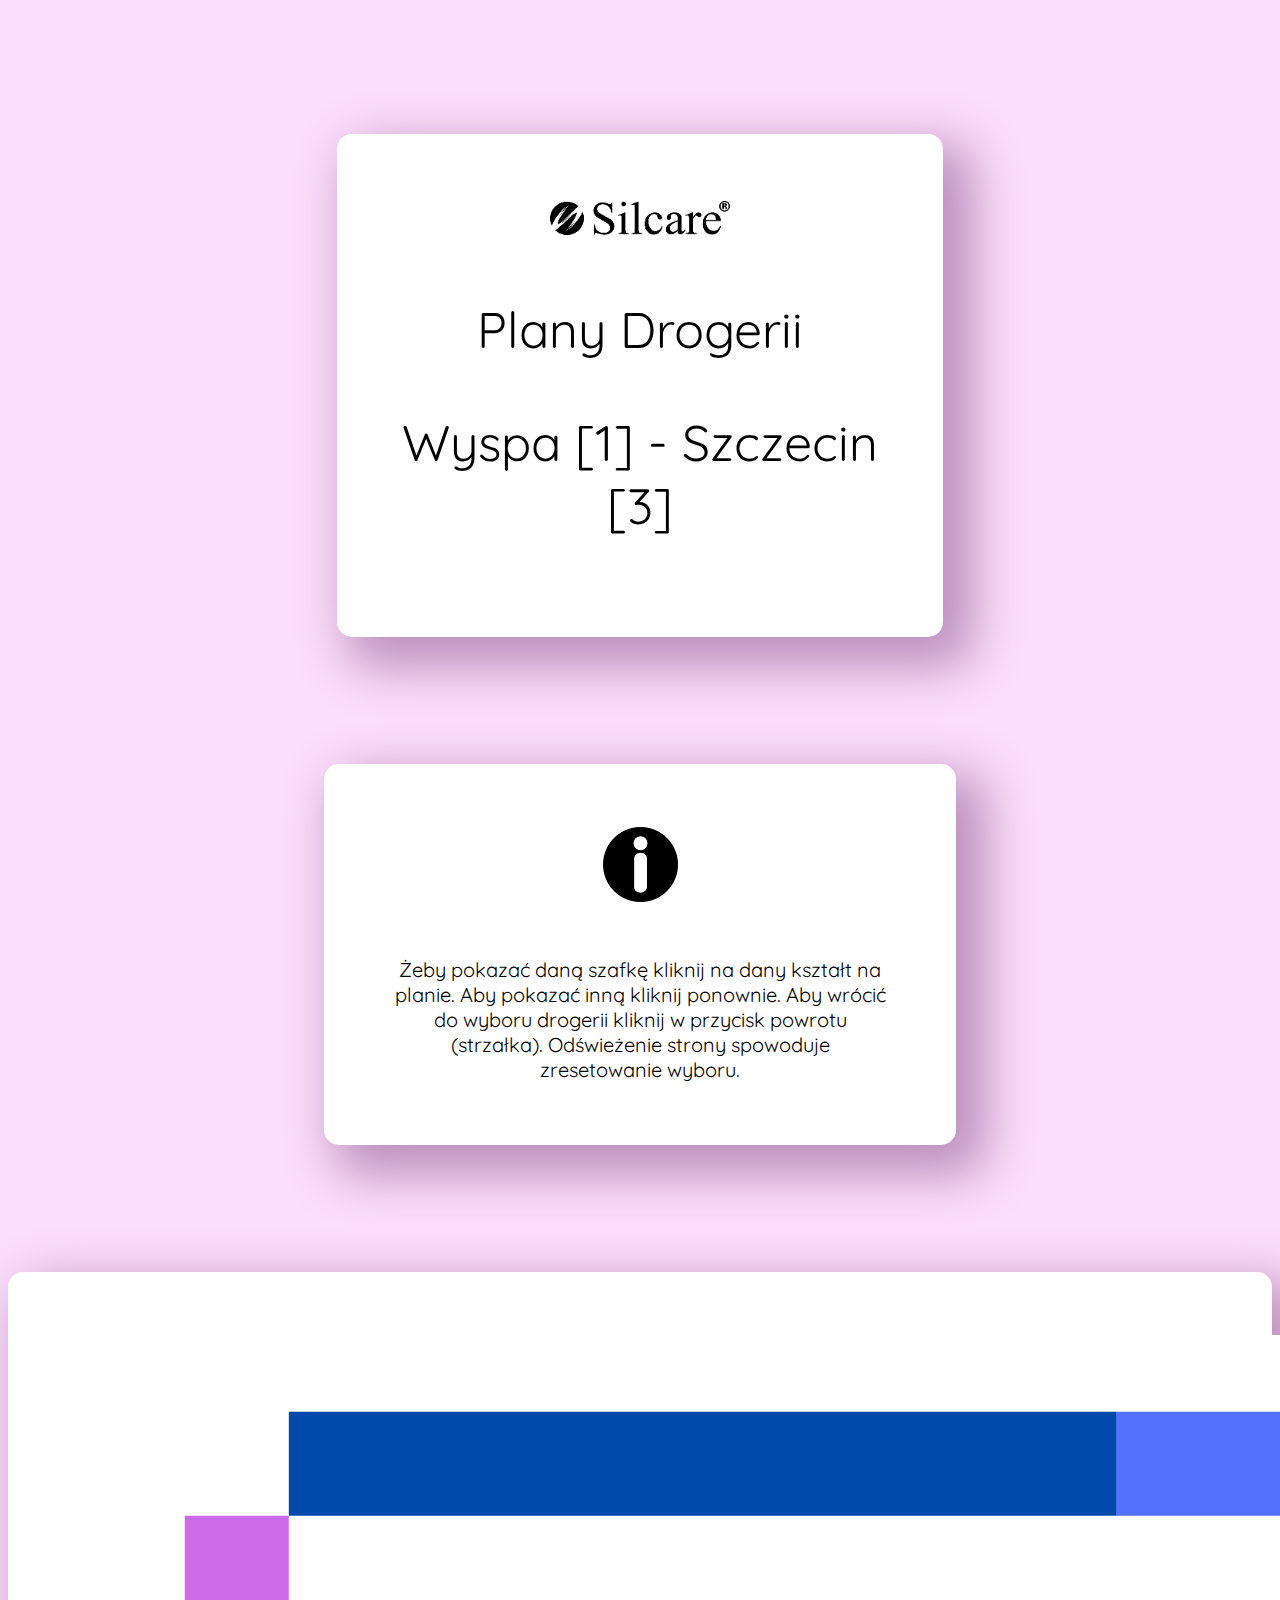
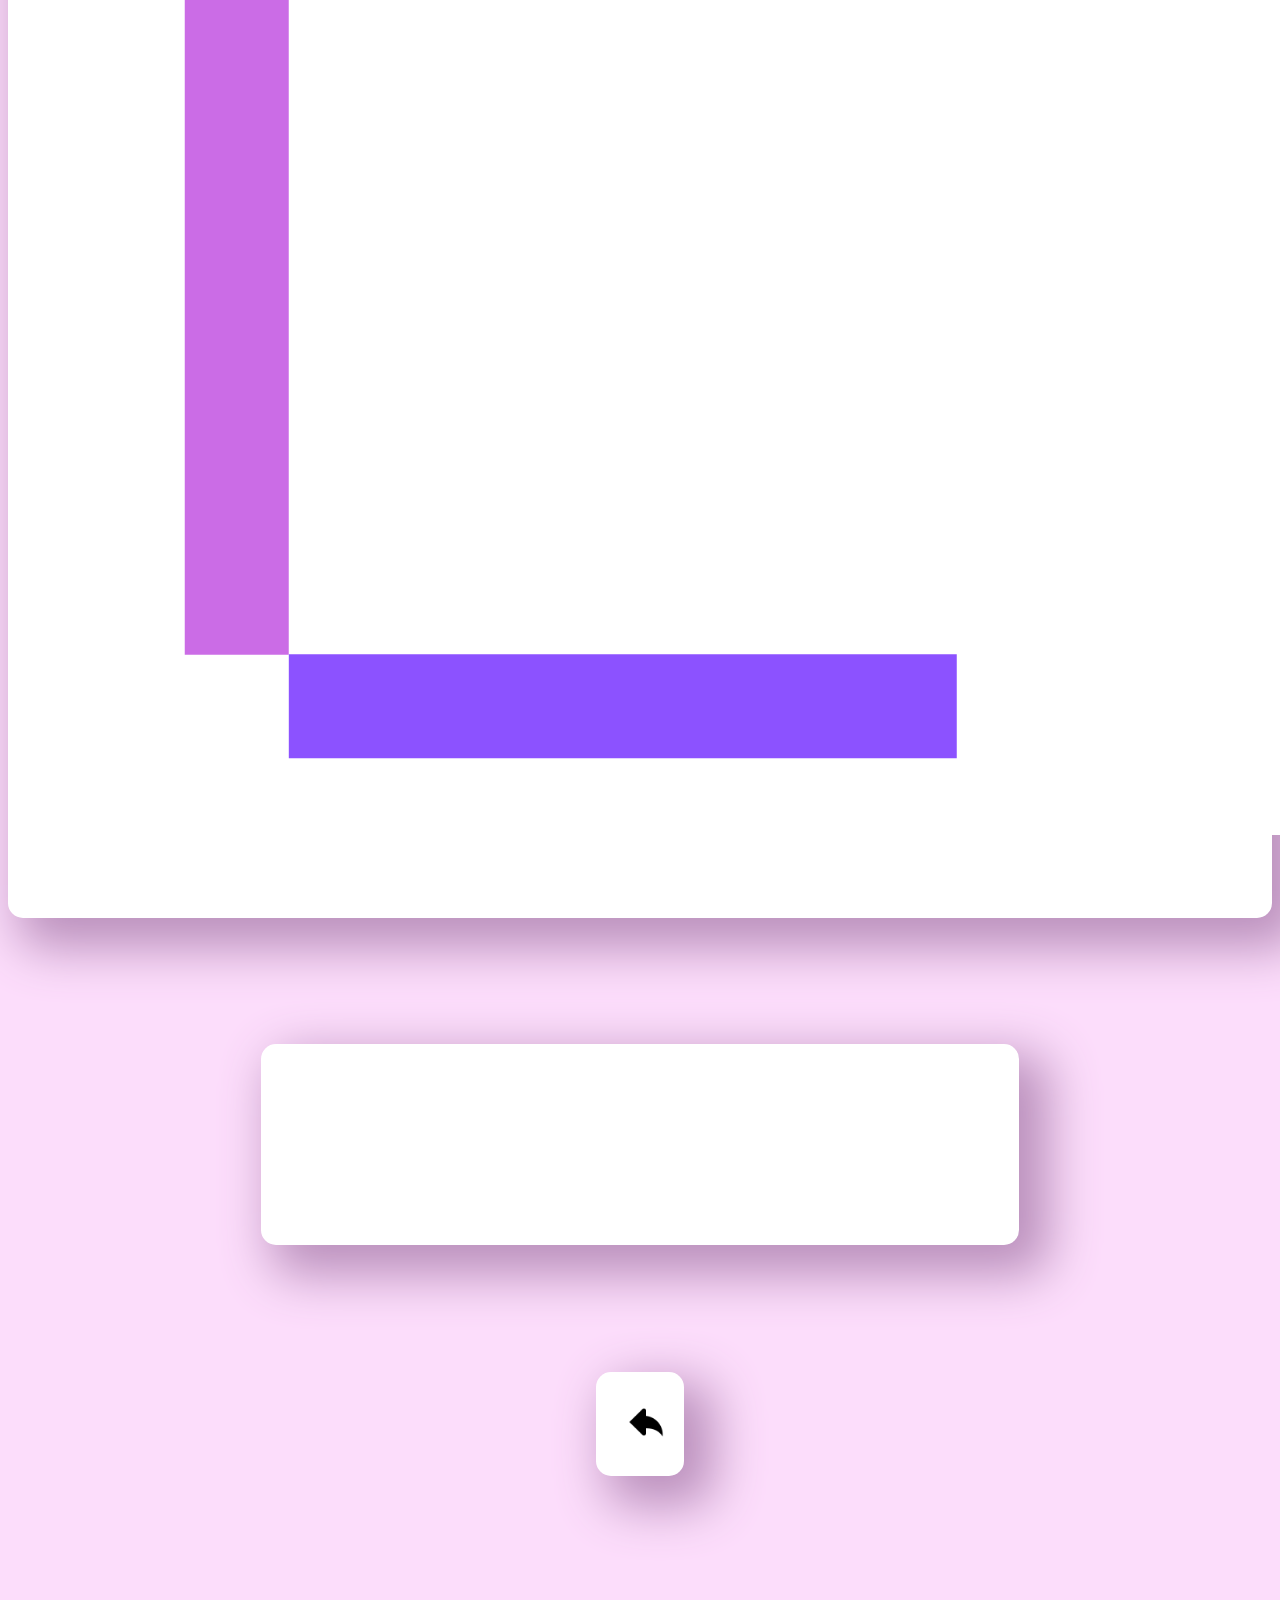
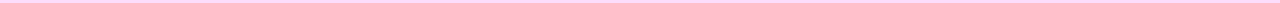
<file: wyspa_1.html>
<!DOCTYPE html>
<html>
    <!-- HTML properties -->
    <head>
        <!-- Basic properties -->
        <title>Plany Drogerii - Silcare - Wyspa [1]</title>
        <meta charset="utf-8">
        <meta name="author" content="TPE Studio">
        <meta name="description" content="Strona Internetowa pokazująca plany różnych drogerii Silcare.">
        <!-- OG properties -->
        <meta name="og:image" content="resources/og_image.png">
        <meta name="og:description" content="Strona Internetowa pokazująca plany różnych drogerii Silcare.">
        <meta name="og:title" content="Plany Drogerii - Silcare - Zielona Góra [2]">
        <!-- Icons -->
        <link rel="shortcut icon" href="resources/icon.png">
        <link rel="apple-touch-icon-precomposed" sizes="144x144" href="resources/apple_144.png">
        <link rel="apple-touch-icon-precomposed" sizes="114x114" href="resources/apple_114.png">
        <link rel="apple-touch-icon-precomposed" sizes="72x72" href="resources/apple_72.png">
        <link rel="apple-touch-icon-precomposed" href="resources/mobile.png">
        <!-- Stylesheet -->
        <link rel="stylesheet" href="stylesheets/main.css">
        <!-- Other properties -->
        <html lang="pl-PL">
        <meta name="viewport" content="width=device-width, initial-scale=1, shrink-to-fit=no">
    </head>
    <!-- HTML body -->
    <body>
        <!-- Main contener div -->
        <div class="drogerie_box">
            <!-- Title div -->
            <div class="index_title">
                <img src="resources/index.html/silcare.png"><p>
                Plany Drogerii<p>
                Wyspa [1] - Szczecin [3]
            </div>
            <!-- Help div -->
            <div class="drogerie_help">
                <img src="resources/drogerie/info.png" width=75px height=75px><br><br><br>
                Żeby pokazać daną szafkę kliknij na dany kształt na planie. Aby pokazać inną kliknij ponownie. Aby wrócić do wyboru drogerii kliknij w przycisk powrotu (strzałka). Odświeżenie strony spowoduje zresetowanie wyboru.
            </div>
            <!-- Map box div -->
            <div class="drogerie_map">
                <img usemap="#main_map" src="resources/wyspa_1.html/main.jpg"><p>
                <map name="main_map">
                    <area shape="rect" coords="218,77,1045,181" href="javascript:show1();" alt="s" />
                    <area shape="rect" coords="110,181,218,919" href="javascript:show2();" alt="s" />
                    <area shape="rect" coords="218,919,885,1023" href="javascript:show3();" alt="s" />
                    <area shape="rect" coords="1282,181,1390,1023" href="javascript:show4();" alt="s" />
                    <area shape="rect" coords="1045,77,1282,181" href="javascript:show5();" alt="s" />
                </map>
            </div>
            <div class="drogerie_szafka">
                <div class="drogerie_image" id="script_image">
                    &nbsp;
                </div>
                <div class="drogerie_text" id="script_text">
                    &nbsp;
                </div>
            </div>
            <div class="drogerie_back">
                <a href="index.html">
                    <img src="resources/drogerie/back.png" width=50px height=50px>
                </a>
            </div>
        </div>
    </body>
    <script>
        let show1 = () => {
            let what1 = document.getElementById('script_image');
            what1.innerHTML = '<img src="resources/wyspa_1.html/pictures/1.jpg" width=100% height=50%>';
            let what2 = document.getElementById('script_text');
            what2.innerHTML = 'Kosmetyka Pielęgnacyjna - Kategorie w blokach pionowych - od lewej:<p>1. włosy, twarz</p><p>2. ciało</p><p>3. dłonie</p><p>4. stopy</p>';
        }
        let show2 = () => {
            let what1 = document.getElementById('script_image');
            what1.innerHTML = '<img src="resources/wyspa_1.html/pictures/2.jpg" width=100% height=50%>';
            let what2 = document.getElementById('script_text');
            what2.innerHTML = 'Hybrydy, Oliwki, Lakiery Tradycyjne';
        }
        let show3 = () => {
            let what1 = document.getElementById('script_image');
            what1.innerHTML = '<img src="resources/wyspa_1.html/pictures/3.jpg" width=100% height=50%>';
            let what2 = document.getElementById('script_text');
            what2.innerHTML = 'Lewa Strona - Hybrydy, Flexy<p>Środek - Lada<p>Prawa Strona - Bazy, Topy, Preparaty';
        }
        let show4 = () => {
            let what1 = document.getElementById('script_image');
            what1.innerHTML = '<img src="resources/wyspa_1.html/pictures/4.jpg" width=100% height=50%>';
            let what2 = document.getElementById('script_text');
            what2.innerHTML = '<p>Prawa Strona: 1. Dezynfekcja, Środki Myjące i Czyszczące; 2. Płyny - Cleanery, Aceton, Zmywacze, Soak Off. Na Górze Urządzenia + Żele UV</p><br><p>Druga Półka od Góry, Środek i Lewa Strona: Ozdoby, Naturalne Produkty do Paznokci</p><br><p>Trzecia Półka od Góry - Środek i Lewa Strona: Formy, Tipsy, Paznokci, Lejki</p><br><p>Dolna Półka, lewa strona i środek: Rękawiczki, Wzorniki</p>';
        }
        let show5 = () => {
            let what1 = document.getElementById('script_image');
            what1.innerHTML = '<img src="resources/wyspa_1.html/pictures/5.jpg" width=100% height=50%>';
            let what2 = document.getElementById('script_text');
            what2.innerHTML = 'Narzędzia + Akcesoria - nożyczki, radełka, cążki, giltoyny, pędzelki i inne';
        }
    </script>
</html>
</file>
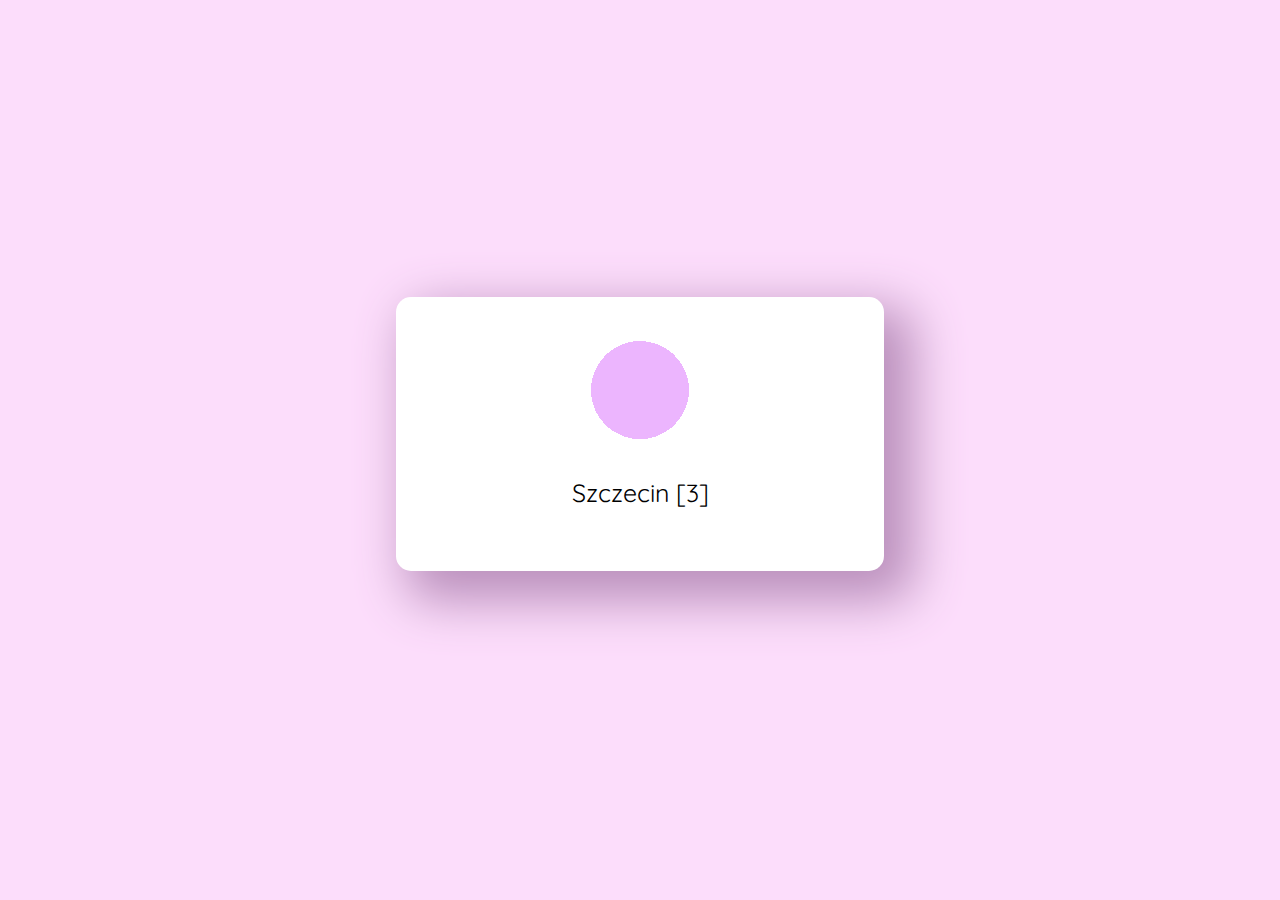
<file: wyspy.html>
<!DOCTYPE html>
<html>
    <!-- HTML properties -->
    <head>
        <!-- Basic properties -->
        <title>Plany Drogerii - Silcare</title>
        <meta charset="utf-8">
        <meta name="author" content="TPE Studio">
        <meta name="description" content="Strona Internetowa pokazująca plany różnych drogerii Silcare.">
        <!-- OG properties -->
        <meta name="og:image" content="resources/og_image.png">
        <meta name="og:description" content="Strona Internetowa pokazująca plany różnych drogerii Silcare.">
        <meta name="og:title" content="Plany Drogerii - Silcare">
        <!-- Icons -->
        <link rel="shortcut icon" href="resources/icon.png" type="image/x-icon">
        <link rel="apple-touch-icon-precomposed" sizes="144x144" href="resources/apple_144.png">
        <link rel="apple-touch-icon-precomposed" sizes="114x114" href="resources/apple_114.png">
        <link rel="apple-touch-icon-precomposed" sizes="72x72" href="resources/apple_72.png">
        <link rel="apple-touch-icon-precomposed" href="resources/mobile.png">
        <!-- Stylesheet -->
        <link rel="stylesheet" href="stylesheets/main.css">
        <link rel="stylesheet" href="stylesheets/links/index.html.css">
        <!-- Other properties -->
        <html lang="pl-PL">
    </head>
    <!-- HTML body -->
    <body>
        <!-- Main contener div -->
        <div class="index_box">
            <div class="index_menubox2">
                <a href="wyspa_1.html"><div class="index_menulink"><img src="resources/index.html/link_icon.png"><p>Szczecin [3]</div></a><br>
            </div>
        </div>
    </body>
</html>
</file>
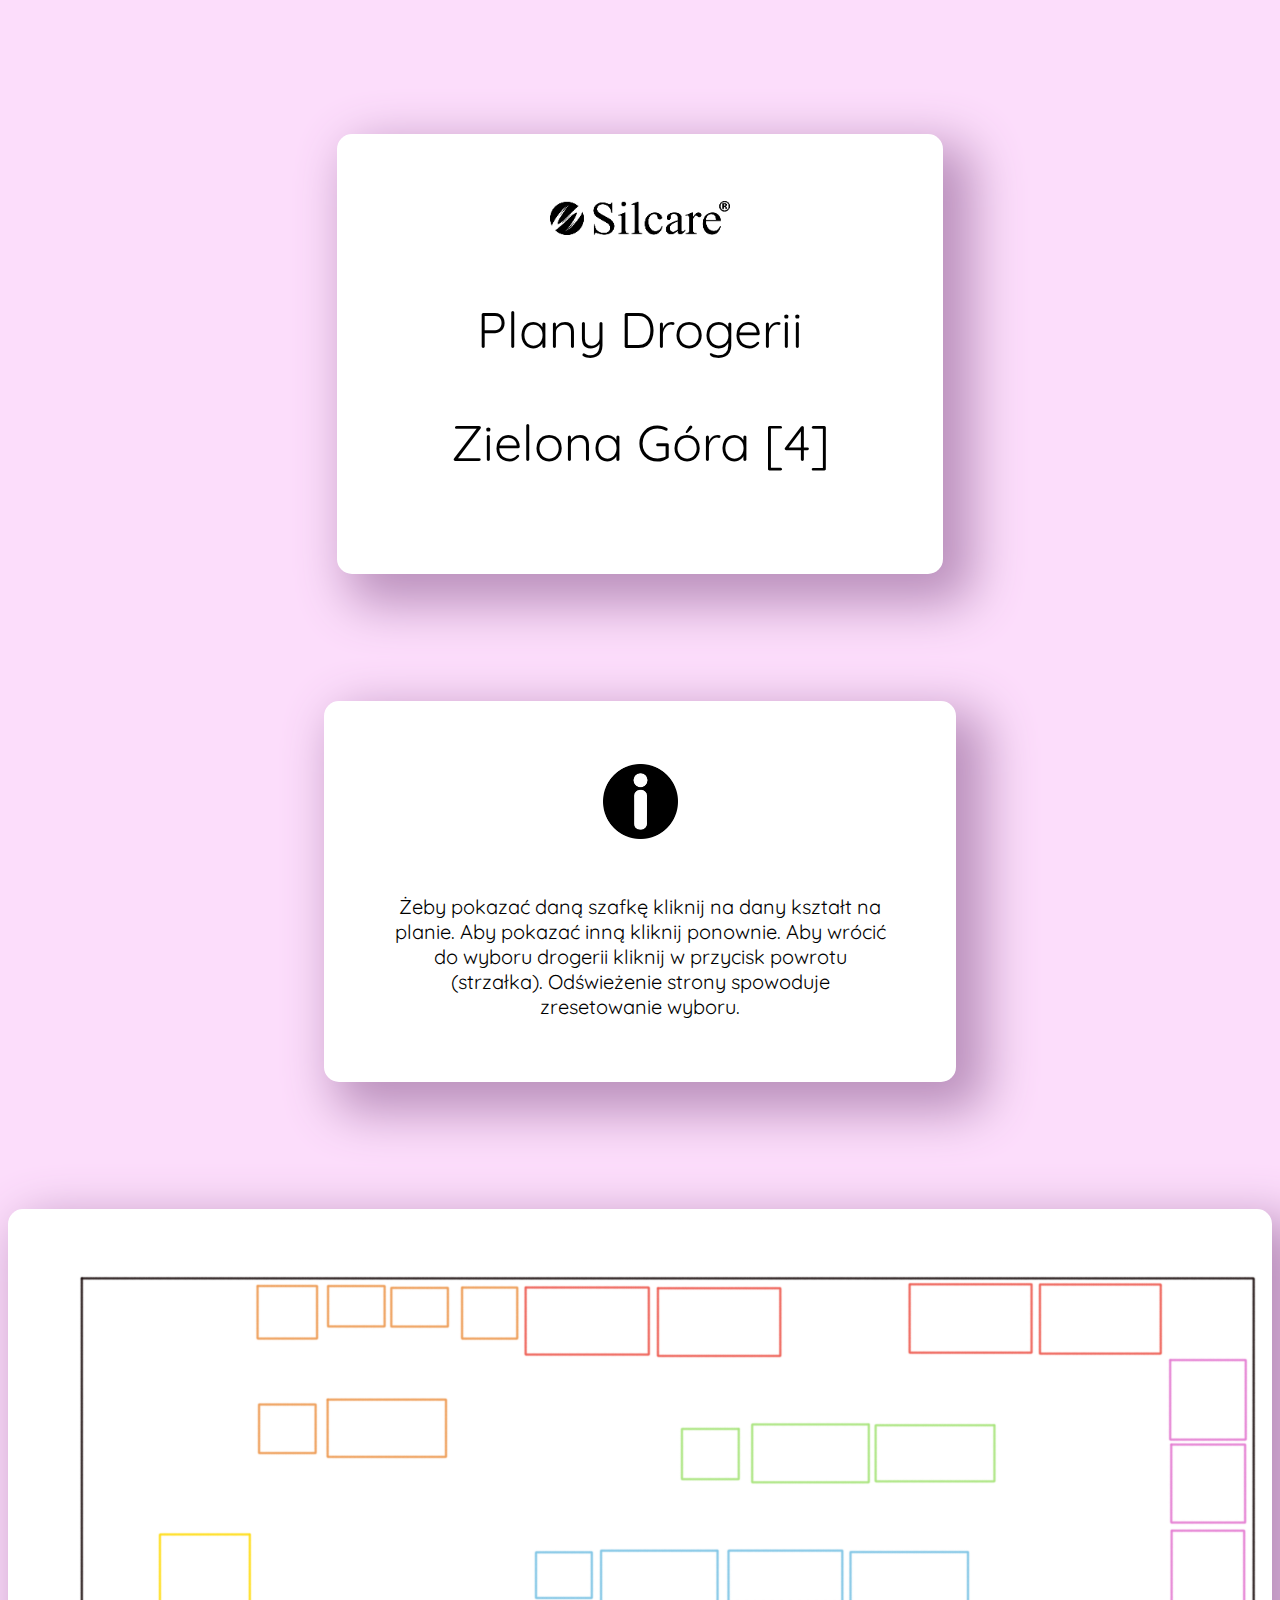
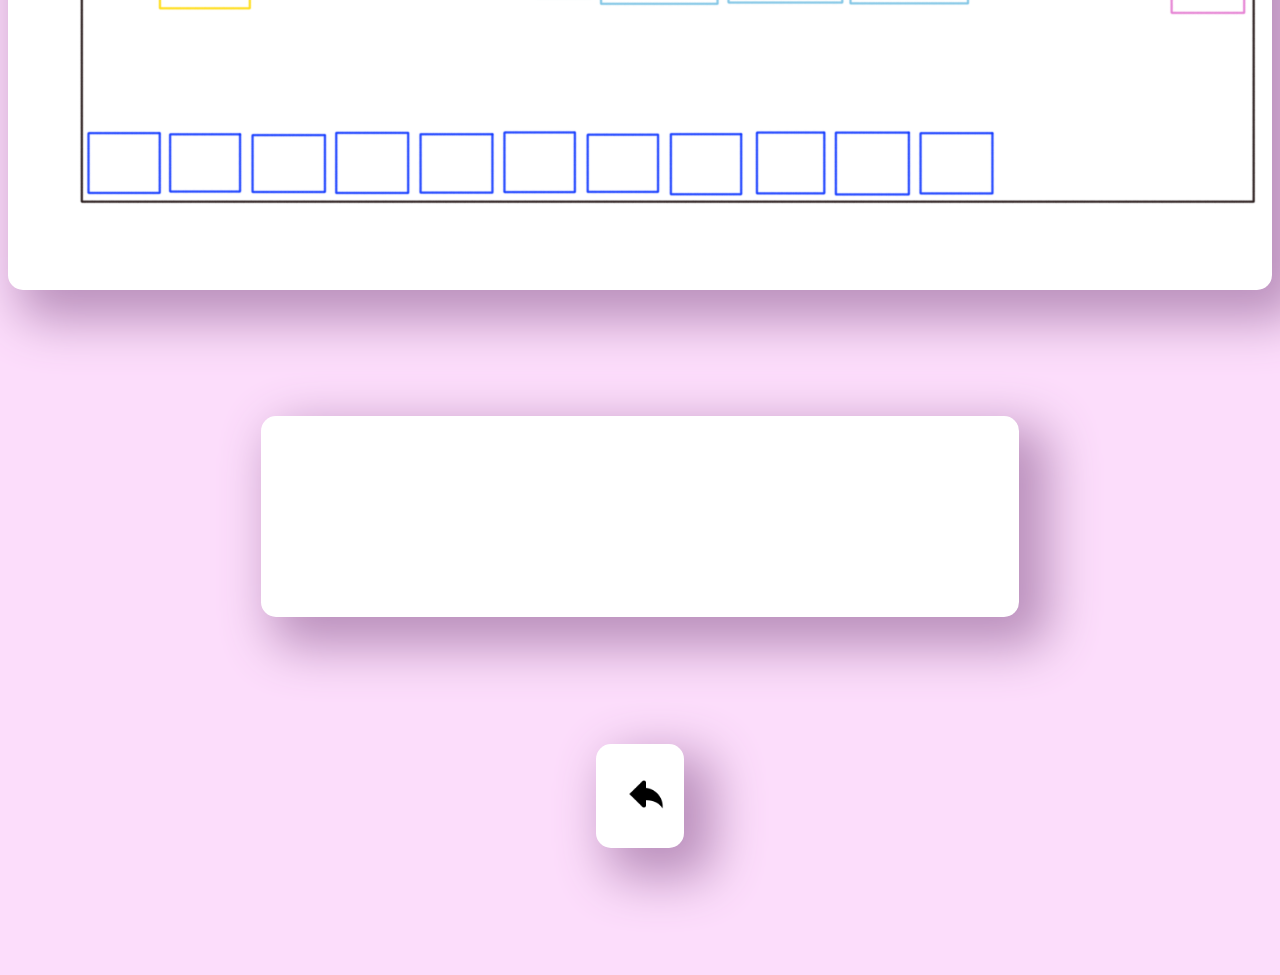
<file: zielona_gora_2.html>
<!DOCTYPE html>
<html>
    <!-- HTML properties -->
    <head>
        <!-- Basic properties -->
        <title>Plany Drogerii - Silcare - Zielona Góra [2]</title>
        <meta charset="utf-8">
        <meta name="author" content="TPE Studio">
        <meta name="description" content="Strona Internetowa pokazująca plany różnych drogerii Silcare.">
        <!-- OG properties -->
        <meta name="og:image" content="resources/og_image.png">
        <meta name="og:description" content="Strona Internetowa pokazująca plany różnych drogerii Silcare.">
        <meta name="og:title" content="Plany Drogerii - Silcare - Zielona Góra [2]">
        <!-- Icons -->
        <link rel="shortcut icon" href="resources/icon.png">
        <link rel="apple-touch-icon-precomposed" sizes="144x144" href="resources/apple_144.png">
        <link rel="apple-touch-icon-precomposed" sizes="114x114" href="resources/apple_114.png">
        <link rel="apple-touch-icon-precomposed" sizes="72x72" href="resources/apple_72.png">
        <link rel="apple-touch-icon-precomposed" href="resources/mobile.png">
        <!-- Stylesheet -->
        <link rel="stylesheet" href="stylesheets/main.css">
        <!-- Other properties -->
        <html lang="pl-PL">
        <meta name="viewport" content="width=device-width, initial-scale=1, shrink-to-fit=no">
    </head>
    <!-- HTML body -->
    <body>
        <!-- Main contener div -->
        <div class="drogerie_box">
            <!-- Title div -->
            <div class="index_title">
                <img src="resources/index.html/silcare.png"><p>
                Plany Drogerii<p>
                Zielona Góra [4]
            </div>
            <!-- Help div -->
            <div class="drogerie_help">
                <img src="resources/drogerie/info.png" width=75px height=75px><br><br><br>
                Żeby pokazać daną szafkę kliknij na dany kształt na planie. Aby pokazać inną kliknij ponownie. Aby wrócić do wyboru drogerii kliknij w przycisk powrotu (strzałka). Odświeżenie strony spowoduje zresetowanie wyboru.
            </div>
            <!-- Map box div -->
            <div class="drogerie_map">
                <img usemap="#main_map" src="resources/zielona_gora_2.html/main.png"><p>
                <map name="main_map">
                    <area shape="rect" coords="186,14,245,66" href="javascript:show1();" alt="s" />
                    <area shape="rect" coords="257,14,314,53" href="javascript:show2();" alt="s" />
                    <area shape="rect" coords="320,14,377,53" href="javascript:show3();" alt="s" />
                    <area shape="rect" coords="392,14,446,66" href="javascript:show4();" alt="s" />
                    <area shape="rect" coords="455,15,578,83" href="javascript:show5();" alt="s" />
                    <area shape="rect" coords="588,16,709,82" href="javascript:show6();" alt="s" />
                    <area shape="rect" coords="839,12,961,82" href="javascript:show7();" alt="s" />
                    <area shape="rect" coords="971,12,1090,82" href="javascript:show8();" alt="s" />
                    <area shape="rect" coords="188,132,245,181" href="javascript:show9();" alt="s" />
                    <area shape="rect" coords="258,128,375,185" href="javascript:show10();" alt="s" />
                    <area shape="rect" coords="611,156,667,207" href="javascript:show11();" alt="s" />
                    <area shape="rect" coords="682,151,797,210" href="javascript:show12();" alt="s" />
                    <area shape="rect" coords="806,152,923,209" href="javascript:show13();" alt="s" />
                    <area shape="rect" coords="1099,88,1175,168" href="javascript:show14();" alt="s" />
                    <area shape="rect" coords="1099,172,1173,251" href="javascript:show15();" alt="s" />
                    <area shape="rect" coords="1099,259,1172,341" href="javascript:show16();" alt="s" />
                    <area shape="rect" coords="89,262,179,336" href="javascript:show17();" alt="s" />
                    <area shape="rect" coords="465,280,521,326" href="javascript:show18();" alt="s" />
                    <area shape="rect" coords="530,271,646,332" href="javascript:show19();" alt="s" />
                    <area shape="rect" coords="658,278,771,331" href="javascript:show20();" alt="s" />
                    <area shape="rect" coords="780,280,896,331" href="javascript:show21();" alt="s" />
                    <area shape="rect" coords="17,460,88,520" href="javascript:show22();" alt="s" />
                    <area shape="rect" coords="99,462,162,518" href="javascript:show23();" alt="s" />
                    <area shape="rect" coords="182,462,254,520" href="javascript:show24();" alt="s" />
                    <area shape="rect" coords="265,461,336,520" href="javascript:show25();" alt="s" />
                    <area shape="rect" coords="350,461,422,520" href="javascript:show26();" alt="s" />
                    <area shape="rect" coords="435,460,503,520" href="javascript:show27();" alt="s" />
                    <area shape="rect" coords="518,462,587,520" href="javascript:show28();" alt="s" />
                    <area shape="rect" coords="602,464,670,522" href="javascript:show29();" alt="s" />
                    <area shape="rect" coords="687,462,753,521" href="javascript:show30();" alt="s" />
                    <area shape="rect" coords="757,460,838,522" href="javascript:show31();" alt="s" />
                    <area shape="rect" coords="853,462,922,521" href="javascript:show32();" alt="s" />
                </map>
            </div>
            <div class="drogerie_szafka">
                <div class="drogerie_image" id="script_image">
                    &nbsp;
                </div>
                <div class="drogerie_text" id="script_text">
                    &nbsp;
                </div>
            </div>
            <div class="drogerie_back">
                <a href="index.html">
                    <img src="resources/drogerie/back.png" width=50px height=50px>
                </a>
            </div>
        </div>
    </body>
    <script>
        let show1 = () => {
            let what1 = document.getElementById('script_image');
            what1.innerHTML = '';
            let what2 = document.getElementById('script_text');
            what2.innerHTML = 'Kiosk, LCD';
        }
        let show2 = () => {
            let what1 = document.getElementById('script_image');
            what1.innerHTML = '';
            let what2 = document.getElementById('script_text');
            what2.innerHTML = 'Szafka robocza - Tył lady';
        }
        let show3 = () => {
            let what1 = document.getElementById('script_image');
            what1.innerHTML = '';
            let what2 = document.getElementById('script_text');
            what2.innerHTML = 'Szafka robocza - Tył lady';
        }
        let show4 = () => {
            let what1 = document.getElementById('script_image');
            what1.innerHTML = '<img src="resources/zielona_gora_2.html/pictures/28.jpg" width=100% height=50%>';
            let what2 = document.getElementById('script_text');
            what2.innerHTML = 'Aquayo';
        }
        let show5 = () => {
            let what1 = document.getElementById('script_image');
            what1.innerHTML = '<img src="resources/zielona_gora_2.html/pictures/29.jpg" width=100% height=50%><p><img src="resources/zielona_gora_2.html/pictures/30_2.jpg" width=100% height=50%>';
            let what2 = document.getElementById('script_text');
            what2.innerHTML = 'Paznokcie - Oliwki';
        }
        let show6 = () => {
            let what1 = document.getElementById('script_image');
            what1.innerHTML = '<img src="resources/zielona_gora_2.html/pictures/30.jpg" width=100% height=50%><p><img src="resources/zielona_gora_2.html/pictures/30_2.jpg" width=100% height=50%>';
            let what2 = document.getElementById('script_text');
            what2.innerHTML = 'Paznokcie - Odżywki, Lakiery';
        }
        let show7 = () => {
            let what1 = document.getElementById('script_image');
            what1.innerHTML = '<img src="resources/zielona_gora_2.html/pictures/31.jpg" width=100% height=50%><p><img src="resources/zielona_gora_2.html/pictures/32_2.jpg" width=100% height=50%>';
            let what2 = document.getElementById('script_text');
            what2.innerHTML = 'Żele UV<p>- HELP TO, PurLine, Ideal<p>- Affinity<p>- LED<p>- NAILO, Base One<p>- Akryle<p>- Liquidy';
        }
        let show8 = () => {
            let what1 = document.getElementById('script_image');
            what1.innerHTML = '<img src="resources/zielona_gora_2.html/pictures/32.jpg" width=100% height=50%><p><img src="resources/zielona_gora_2.html/pictures/32_2.jpg" width=100% height=50%>';
            let what2 = document.getElementById('script_text');
            what2.innerHTML = 'Żele UV<p>- HELP TO, PurLine, Ideal<p>- Affinity<p>- LED<p>- NAILO, Base One<p>- Akryle<p>- Liquidy';
        }
        let show9 = () => {
            let what1 = document.getElementById('script_image');
            what1.innerHTML = '<img src="resources/zielona_gora_2.html/pictures/21.jpg" width=100% height=50%>';
            let what2 = document.getElementById('script_text');
            what2.innerHTML = 'Szafka Nowość - Okazje - Święta';
        }
        let show10 = () => {
            let what1 = document.getElementById('script_image');
            what1.innerHTML = '<img src="resources/zielona_gora_2.html/pictures/24.jpg" width=100% height=50%>';
            let what2 = document.getElementById('script_text');
            what2.innerHTML = 'Lada';
        }
        let show11 = () => {
            let what1 = document.getElementById('script_image');
            what1.innerHTML = '<img src="resources/zielona_gora_2.html/pictures/15.jpg" width=100% height=50%>';
            let what2 = document.getElementById('script_text');
            what2.innerHTML = 'PAESE';
        }
        let show19 = () => {
            let what1 = document.getElementById('script_image');
            what1.innerHTML = '<img src="resources/zielona_gora_2.html/pictures/18.jpg" width=100% height=50%>';
            let what2 = document.getElementById('script_text');
            what2.innerHTML = 'Narzędzia, Góra - Żele Kolorowe [Base One]';
        }
        let show20 = () => {
            let what1 = document.getElementById('script_image');
            what1.innerHTML = '<img src="resources/zielona_gora_2.html/pictures/19.jpg" width=100% height=50%>';
            let what2 = document.getElementById('script_text');
            what2.innerHTML = 'Akcesoria, Góra - Oliwki / Żele Kolorowe [Base One]';
        }
        let show21 = () => {
            let what1 = document.getElementById('script_image');
            what1.innerHTML = '<img src="resources/zielona_gora_2.html/pictures/18.jpg" width=100% height=50%>';
            let what2 = document.getElementById('script_text');
            what2.innerHTML = 'Pilniki, Frezy, Nakładki, Góra - Żele Kolorowe [Base One]';
        }
        let show14 = () => {
            let what1 = document.getElementById('script_image');
            what1.innerHTML = '<img src="resources/zielona_gora_2.html/pictures/14.jpg" width=100% height=50%>';
            let what2 = document.getElementById('script_text');
            what2.innerHTML = 'Hybrydy';
        }
        let show15 = () => {
            let what1 = document.getElementById('script_image');
            what1.innerHTML = '<img src="resources/zielona_gora_2.html/pictures/13.jpg" width=100% height=50%>';
            let what2 = document.getElementById('script_text');
            what2.innerHTML = 'Hybrydy';
        }
        let show16 = () => {
            let what1 = document.getElementById('script_image');
            what1.innerHTML = '<img src="resources/zielona_gora_2.html/pictures/12.jpg" width=100% height=50%>';
            let what2 = document.getElementById('script_text');
            what2.innerHTML = 'Hybrydy';
        }
        let show13 = () => {
            let what1 = document.getElementById('script_image');
            what1.innerHTML = '<img src="resources/zielona_gora_2.html/pictures/16.jpg" width=100% height=50%>';
            let what2 = document.getElementById('script_text');
            what2.innerHTML = 'Płyny - Dezynfekcja, Akcesoria, Rękawiczki, Góra - Ozdoby';
        }
        let show12 = () => {
            let what1 = document.getElementById('script_image');
            what1.innerHTML = '<img src="resources/zielona_gora_2.html/pictures/16.jpg" width=100% height=50%>';
            let what2 = document.getElementById('script_text');
            what2.innerHTML = 'Płyny - Dezynfekcja, Akcesoria, Góra - Ozdoby';
        }
        let show17 = () => {
            let what1 = document.getElementById('script_image');
            what1.innerHTML = '<img src="resources/zielona_gora_2.html/pictures/20.jpg" width=100% height=50%>';
            let what2 = document.getElementById('script_text');
            what2.innerHTML = 'Szafka Nowość - Linia So Rose! So Gold!';
        }
        let show18 = () => {
            let what1 = document.getElementById('script_image');
            what1.innerHTML = '<img src="resources/zielona_gora_2.html/pictures/17.jpg" width=100% height=50%>';
            let what2 = document.getElementById('script_text');
            what2.innerHTML = 'Szafka Nowość - Linia Sensual';
        }
        let show22 = () => {
            let what1 = document.getElementById('script_image');
            what1.innerHTML = '<img src="resources/zielona_gora_2.html/pictures/1.jpg" width=100% height=50%>';
            let what2 = document.getElementById('script_text');
            what2.innerHTML = 'Ciało<p>- sole do kąpieli<p>- płyny pod prysznic';
        }
        let show23 = () => {
            let what1 = document.getElementById('script_image');
            what1.innerHTML = '<img src="resources/zielona_gora_2.html/pictures/2.jpg" width=100% height=50%>';
            let what2 = document.getElementById('script_text');
            what2.innerHTML = 'Ciało - Kosmetyka Pielęgnacyjna';
        }
        let show24 = () => {
            let what1 = document.getElementById('script_image');
            what1.innerHTML = '<img src="resources/zielona_gora_2.html/pictures/3.jpg" width=100% height=50%>';
            let what2 = document.getElementById('script_text');
            what2.innerHTML = 'Ciało - Kosmetyka Pielęgnacyjna';
        }
        let show25 = () => {
            let what1 = document.getElementById('script_image');
            what1.innerHTML = '<img src="resources/zielona_gora_2.html/pictures/4.jpg" width=100% height=50%>';
            let what2 = document.getElementById('script_text');
            what2.innerHTML = 'Włosy - Kosmetyka Pielęgnacyjna';
        }
        let show26 = () => {
            let what1 = document.getElementById('script_image');
            what1.innerHTML = '<img src="resources/zielona_gora_2.html/pictures/5.jpg" width=100% height=50%>';
            let what2 = document.getElementById('script_text');
            what2.innerHTML = 'Twarz - Kosmetyka Pielęgnacyjna';
        }
        let show27 = () => {
            let what1 = document.getElementById('script_image');
            what1.innerHTML = '<img src="resources/zielona_gora_2.html/pictures/6.jpg" width=100% height=50%>';
            let what2 = document.getElementById('script_text');
            what2.innerHTML = 'Dłonie - Kosmetyka Pielęgnacyjna';
        }
        let show28 = () => {
            let what1 = document.getElementById('script_image');
            what1.innerHTML = '<img src="resources/zielona_gora_2.html/pictures/7.jpg" width=100% height=50%>';
            let what2 = document.getElementById('script_text');
            what2.innerHTML = 'Dłonie i stopy - Kosmetyka Pielęgnacyjna';
        }
        let show29 = () => {
            let what1 = document.getElementById('script_image');
            what1.innerHTML = '<img src="resources/zielona_gora_2.html/pictures/8.jpg" width=100% height=50%>';
            let what2 = document.getElementById('script_text');
            what2.innerHTML = 'Stopy - Kosmetyka Pielęgnacyjna';
        }
        let show30 = () => {
            let what1 = document.getElementById('script_image');
            what1.innerHTML = '<img src="resources/zielona_gora_2.html/pictures/9.jpg" width=100% height=50%>';
            let what2 = document.getElementById('script_text');
            what2.innerHTML = 'Akcesoria';
        }
        let show31 = () => {
            let what1 = document.getElementById('script_image');
            what1.innerHTML = '<img src="resources/zielona_gora_2.html/pictures/10.jpg" width=100% height=50%>';
            let what2 = document.getElementById('script_text');
            what2.innerHTML = 'Urządzenia';
        }
        let show32 = () => {
            let what1 = document.getElementById('script_image');
            what1.innerHTML = '';
            let what2 = document.getElementById('script_text');
            what2.innerHTML = 'Pilniki / Bloki';
        }

    
    </script>
</html>
</file>
<file: stylesheets/main.css>
/* Fonts */

/* QuickSand */
@import url('https://fonts.googleapis.com/css2?family=Quicksand:wght@300;400;500;600;700&display=swap');


/* BODY */

body {
    background-color: #fcddfb;
}

/* index.html Style */

.index_box {
    background-color: #fcddfb;
    width: 1250px;
    height: 100%;
    background-repeat: none;
    padding-top: 10%;
    resize: none;
    margin-right: auto;
    margin-left: auto;

}

.index_title {
    background-color: white;
    margin-left: auto;
    margin-right: auto;
    padding: 4%;
    text-align: center;
    border-radius: 15px;
    width: 40%;
    font-family: 'Quicksand', sans-serif;
    font-size: 50px;
    box-shadow:20px 20px 50px 10px #BA90BC;
}

.index_linkbox {
    margin-left: auto;
    margin-right: auto;
    margin-top: 10%;
    margin-bottom: 10%;
    padding: 4%;
    width: 30%;
}

.index_link {
    margin-left: auto;
    margin-right: auto;
    margin-top: 3%;
    margin-bottom: 3%;
    padding: 5%;
    width: 30%;
    font-family: 'Quicksand', sans-serif;
    font-size: 20px;
    text-align: center;
    background-color: white;
    border-radius: 15px;
    box-shadow:20px 20px 50px 10px #BA90BC;
}

.index_menubox {
    margin-left:auto;
    margin-right:auto;
    margin-top:12%;
    margin-bottom:2%;
    padding:4%;
    width:60%;
}

.index_menubox2 {
    margin-left:auto;
    margin-right:auto;
    margin-bottom:2%;
    padding:4%;
    width:60%;
}

.index_menulink {
    margin-left: auto;
    margin-right: auto;
    margin-top: 15%;
    margin-bottom: 15%;
    padding: 5%;
    width: 55%;
    font-family: 'QuickSand', sans-serif;
    font-size: 25px;
    font-style:inherit;
    text-align: center;
    background-color: white;
    border-radius: 15px;
    box-shadow:20px 20px 50px 10px #BA90BC;
}

/* Drogerie Style */

.drogerie_box {
    background-color: #fcddfb;
    width: 100%;
    height: 100%;
    background-repeat: none;
    padding-top: 10%;
    resize: none;
    margin-right: auto;
    margin-left: auto;
}


.drogerie_map {
    margin-left:auto;
    margin-right:auto;
    margin-top: 10%;
    margin-bottom: 10%;
    padding: 5%;
    width: 90%;
    background-color: white;
    border-radius: 15px;
    box-shadow: 20px 20px 50px 10px #BA90BC;
    text-align: center;
}

.drogerie_back {
    margin-left: auto;
    margin-right: auto;
    margin-top: 10%;
    margin-bottom: 10%;
    padding: 2%;
    width: 3%;
    background-color: white;
    border-radius: 15px;
    box-shadow: 20px 20px 50px 10px #BA90BC;
    text-align: center;
}

.drogerie_szafka {
    text-align: center;
    margin-left: auto;
    margin-right: auto;
    margin-top: 10%;
    margin-bottom: 10%;
    padding: 5%;
    width: 50%;
    background-color: white;
    border-radius: 15px;
    box-shadow: 20px 20px 50px 10px #BA90BC;
}

.drogerie_image {
    width: 50%;
    margin-left: auto;
    margin-right: auto;
}

.drogerie_text {
    padding-top: auto;
    padding-bottom: auto;
    padding-left: 5%;
    padding-top: 5%;
    font-family: 'Quicksand', sans-serif;
    font-size: 20px;
}

.drogerie_help {
    text-align: center;
    height: 100%;
    margin-top: 10%;
    margin-bottom: 10%;
    margin-left: auto;
    margin-right: auto;
    padding: 5%;
    font-family: 'Quicksand', sans-serif;
    font-size: 20px;
    background-color: white;
    width: 40%;
    border-radius: 15px;
    box-shadow: 20px 20px 50px 10px #BA90BC;
}

/* List Type Page Style */

.list_container {
    background-color: #FFF;
    width: 1250px;
    height: 100%;
    background-repeat: none;
    margin-top: 2%;
    margin-left:auto;
    margin-right:auto;
    padding-top: 3%;
    padding-left: 3%;
    padding-right: 3%;
    padding-bottom: 3%;
    resize: none;
    text-align:justify;
    border-radius:15px;
}

.list_heading {
    background-color:#fcddfb;
    padding: 6px;
    text-align: left;
    font-size: 35px;
    font-family: 'Quicksand', sans-serif;
    border-radius: 5px;
    margin-bottom: 3%;
}

.list_heading_2 {
    border:5px solid #fcddfb;
    background-color:#fcddfb;
    padding: 6px;
    text-align: left;
    font-size: 25px;
    font-family: 'Quicksand', sans-serif;
    border-radius: 5px;
    margin-bottom: 3%;
}

.list_heading_2 :hover {
    background-color:white;
    border:5px solid #fcddfb;
    padding: 6px;
    text-align: left;
    font-size: 25px;
    font-family: 'Quicksand', sans-serif;
    border-radius: 5px;
    margin-bottom: 3%;
}

.list_point {
    background-color:#fcddfb;
    padding-top:4px;
    padding-bottom:8px;
    padding-left:4px;
    padding-right:8px;
    text-align: left;
    font-size:20px;
    font-family: 'QuickSand', sans-serif;
    width:20%;
}

.list_point_centered {
    background-color:#fcddfb;
    padding-top:4px;
    padding-bottom:8px;
    padding-left:4px;
    padding-right:8px;
    text-align: center;
    font-size:20px;
    font-family: 'QuickSand', sans-serif;
    width:20%;
}

.list_container_2 {
    background-color: #FFF;
    width: 1000px;
    height: 100%;
    background-repeat: none;
    margin-top: 2%;
    margin-left:auto;
    margin-right:auto;
    padding-top: 3%;
    padding-left: 3%;
    padding-right: 3%;
    padding-bottom: 5%;
    resize: none;
    text-align:justify;
    border-radius:15px;
}

.list_pointcontent {
    background-color: white;
    padding: 0%;
    text-align: left;
    font-size: 15px;
    font-family:'Quicksand', sans-serif;
    border:5px solid #fcddfb;
    border-radius:5px;
    padding-bottom:20px;
}

.list_pointtext {
    padding: 10px;
}

.list_image {
    border-radius:5px;
    margin-left:auto;
    margin-right:auto;
}

.list_imagebox {
    margin-left:auto;
    margin-right:auto;
}

.list_imageandcomment {
    margin-top:25px;
    margin-bottom:25px;
    margin-left:auto;
    margin-right:auto;
    border:5px solid #fcddfb;
    border-radius:5px;
    width:1000px;
}

.list_iac_text {
    float:left;
    width:685px;
    padding:5px;
    text-align: left;
    font-size: 15px;
    font-family:'Quicksand', sans-serif;
}

.list_iac_image {
    padding-bottom:1px;
    padding-top:5px;
    padding-right:5px;
}

.list_iac_title {
    margin-left:auto;
    margin-right:auto;
    margin-top:1%;
    margin-bottom:1%;
    background-color:#fcddfb;
    color:white;
    border-radius:5px;
    width:200px;
    text-align:center;
    font-size:25px;
    padding:5px;
}
</file>
<file: stylesheets/links/index.html.css>
a:link {
    color: black;
    text-decoration: none
}

a:hover {
    color: #BA90BC;
    text-decoration: none
}
</file>
<file: stylesheets/links/poznan_4.html.css>
.tg  {border-collapse:collapse;border-spacing:0;}
.tg td{border-color:black;border-style:solid;border-width:1px;font-family:Arial, sans-serif;font-size:14px;
  overflow:hidden;padding:10px 5px;word-break:normal;}
.tg th{border-color:black;border-style:solid;border-width:1px;font-family:Arial, sans-serif;font-size:14px;
  font-weight:normal;overflow:hidden;padding:10px 5px;word-break:normal;}
.tg .tg-0lax{text-align:left;vertical-align:top}
</file>
